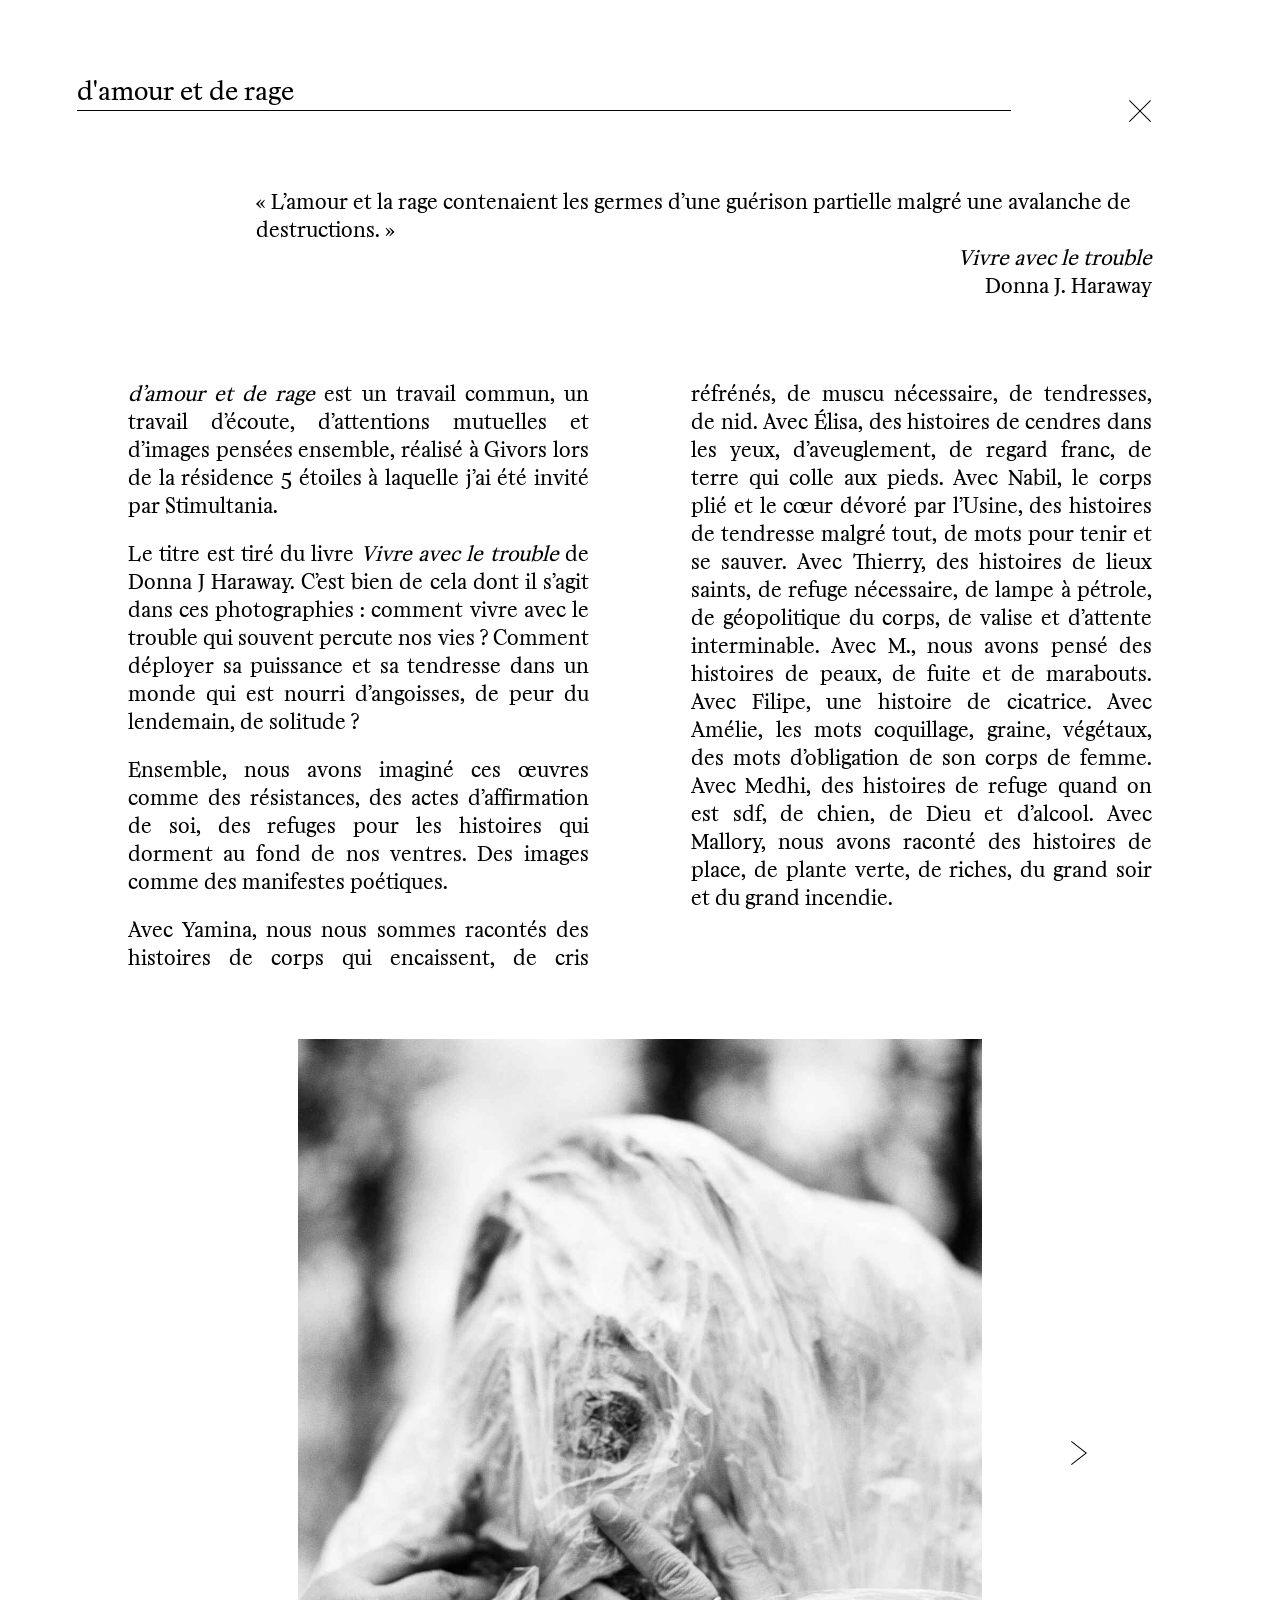
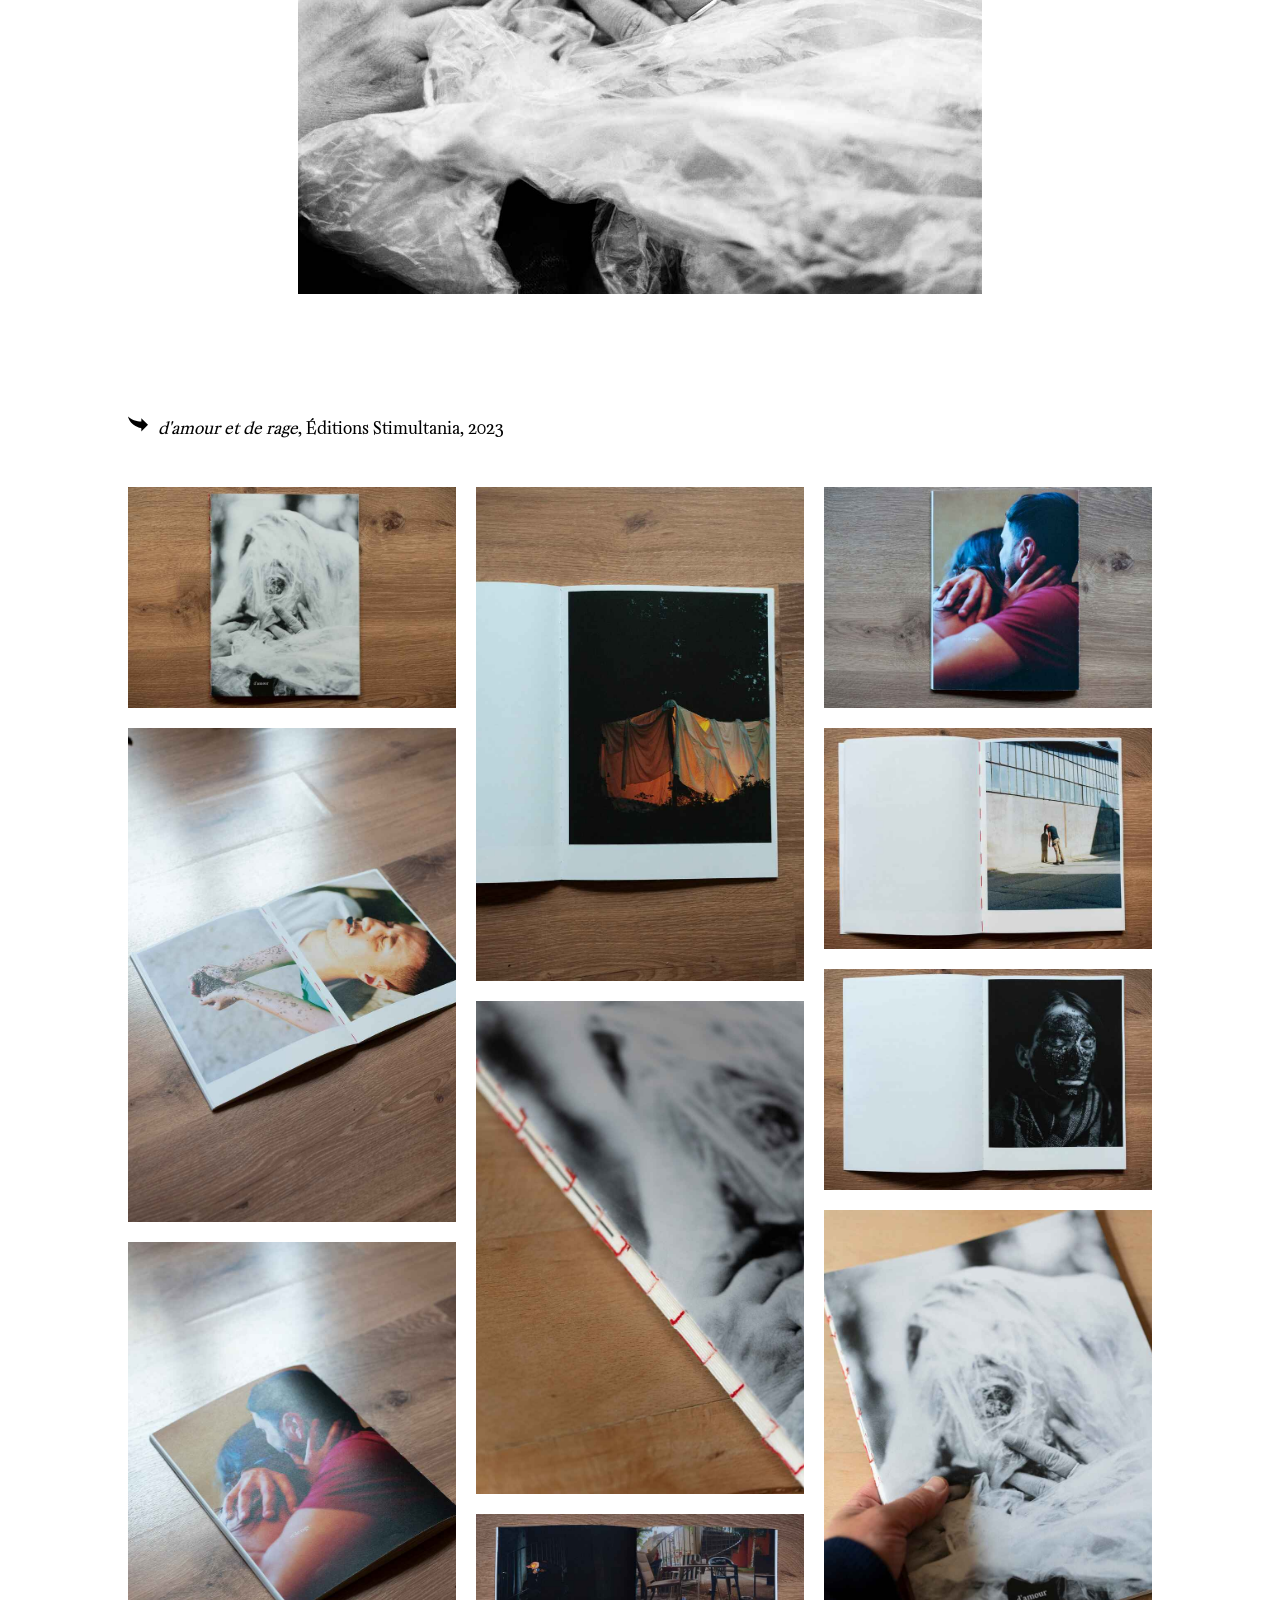
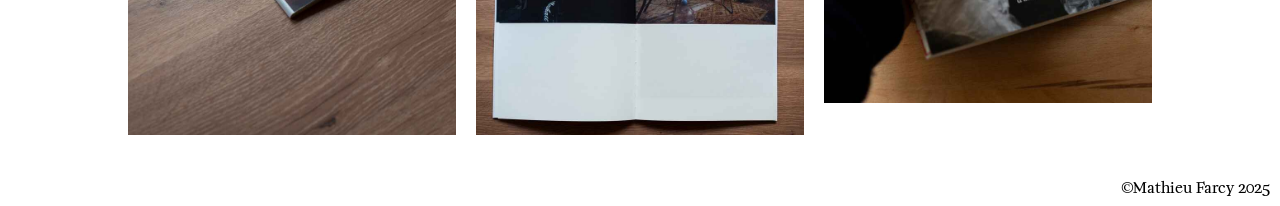
<file: amour-et-rage.html>
<!DOCTYPE HTML>
<html lang="fr">
	<head>
		<meta charset="utf-8">
		<meta name="viewport" content="width=device-width, initial-scale=1.0">
		<meta http-equiv="X-UA-Compatible" content="ie=edge">
		<meta name="description" content="d’amour et de rage est un travail commun, un travail d’écoute, d’attentions mutuelles et d’images pensées ensemble">
		<meta name="keywords" content="photographies, art en commun,  ecoute">
		<meta name="robots" content="index, follow">
		<title>D'amour et de rage | Mathieu Farcy</title>
		<link rel="stylesheet" href="css/projets.css">
		<link rel="stylesheet" href="css/amour-et-rage.css">
		<link rel="canonical" href="https://mathieufarcy.com/amour-et-rage">
		<link rel="alternate" href="https://mathieufarcy.com/amour-et-rage" hreflang="fr-fr">
		<link rel="alternate" href="https://mathieufarcy.com/amour-et-rage" hreflang="fr-ch">
		<link rel="alternate" href="https://mathieufarcy.com/amour-et-rage" hreflang="fr-be">
		<link rel="alternate" href="https://mathieufarcy.com/amour-et-rage" hreflang="x-default">
		<!-- Google Tag Manager -->
		<script>(function(w,d,s,l,i){w[l]=w[l]||[];w[l].push({'gtm.start':
		new Date().getTime(),event:'gtm.js'});var f=d.getElementsByTagName(s)[0],
		j=d.createElement(s),dl=l!='dataLayer'?'&l='+l:'';j.async=true;j.src=
		'https://www.googletagmanager.com/gtm.js?id='+i+dl;f.parentNode.insertBefore(j,f);
		})(window,document,'script','dataLayer','G-RHZJ1P8VJH');</script>
		<!-- End Google Tag Manager -->
		<script async src="https://www.googletagmanager.com/gtag/js?id=UA-111168900-1"></script>
		<script>
		  window.dataLayer = window.dataLayer || [];
		  function gtag(){dataLayer.push(arguments);}
		  gtag('js', new Date());
		  gtag('config', 'UA-111168900-1');
		</script>
	</head>
	
	<body>
		<div id="cadre">
			<nav>
				<svg id="retour" width="24" height="24" xmlns="http://www.w3.org/2000/svg" fill-rule="evenodd" clip-rule="evenodd"><path d="M12 11.293l10.293-10.293.707.707-10.293 10.293 10.293 10.293-.707.707-10.293-10.293-10.293 10.293-.707-.707 10.293-10.293-10.293-10.293.707-.707 10.293 10.293z"/></svg>
			</nav>
			
			<div id="main">
				<h1 id="titre">d'amour et de rage
					<div id="border-bottom"></div>
				</h1>

                <div id="exergue-container">
                    <div id="exergue">
                    &laquo;&nbsp;L’amour et la rage contenaient les germes d’une guérison partielle malgré une avalanche de destructions.&nbsp;&raquo;
                        <div id="exergue-ref"><cite>Vivre avec le trouble</cite><br>Donna J. Haraway</div>
                    </div>
                </div>
                

				<section class="texte">
					<p><cite>d’amour et de rage</cite> est un travail commun, un travail d’écoute, d’attentions mutuelles et d’images pensées ensemble, réalisé à Givors lors de la résidence 5 étoiles à laquelle j’ai été invité par Stimultania.</p>
                    <p>Le titre est tiré du livre <cite>Vivre avec le trouble</cite> de Donna J Haraway. C’est bien de cela dont il s’agit dans ces photographies&nbsp;: comment vivre avec le trouble qui souvent percute nos vies&nbsp;? Comment déployer sa puissance et sa tendresse dans un monde qui est nourri d’angoisses, de peur du lendemain, de solitude&nbsp;?</p>
                    <p>Ensemble, nous avons imaginé ces &oelig;uvres comme des résistances, des actes d’affirmation de soi, des refuges pour les histoires qui dorment au fond de nos ventres. Des images comme des manifestes poétiques.</p>
                    <p>Avec Yamina, nous nous sommes racontés des histoires de corps qui encaissent, de cris réfrénés, de muscu nécessaire, de tendresses, de nid. Avec Élisa, des histoires de cendres dans les yeux, d’aveuglement, de regard franc, de terre qui colle aux pieds. Avec Nabil, le corps plié et le c&oelig;ur dévoré par l’Usine, des histoires de tendresse malgré tout, de mots pour tenir et se sauver. Avec Thierry, des histoires de lieux saints, de refuge nécessaire, de lampe à pétrole, de géopolitique du corps, de valise et d’attente interminable. Avec M., nous avons pensé des histoires de peaux, de fuite et de marabouts. Avec Filipe, une histoire de cicatrice. Avec Amélie, les mots coquillage, graine, végétaux, des mots d’obligation de son corps de femme. Avec Medhi, des histoires de refuge quand on est sdf, de chien, de Dieu et d’alcool. Avec Mallory, nous avons raconté des histoires de place, de plante verte, de riches, du grand soir et du grand incendie.</p>
				</section>
				
				<section class="portfolio projet">
					<div class="slider projet">
						<div class="slide projet current"></div>
						<div class="slide projet"></div>
						<div class="slide projet"></div>
						<div class="slide projet"></div>
						<div class="slide projet"></div>
						<div class="slide projet"></div>
						<div class="slide projet"></div>
						<div class="slide projet"></div>
						<div class="slide projet"></div>
						<div class="slide projet"></div>
						<div class="slide projet"></div>
						<div class="slide projet"></div>
						<div class="slide projet"></div>
						<div class="slide projet"></div>
						<div class="slide projet"></div>
						<div class="slide projet"></div>
						<div class="slide projet"></div>
						<div class="slide projet"></div>
						<svg id="prev-projet" class="no-arrow" width="24" height="24" xmlns="http://www.w3.org/2000/svg" fill-rule="evenodd" clip-rule="evenodd"><path d="M20 .755l-14.374 11.245 14.374 11.219-.619.781-15.381-12 15.391-12 .609.755z"/></svg>
						<svg id="next-projet" width="24" height="24" xmlns="http://www.w3.org/2000/svg" fill-rule="evenodd" clip-rule="evenodd"><path d="M4 .755l14.374 11.245-14.374 11.219.619.781 15.381-12-15.391-12-.609.755z"/></svg>
					</div>
				</section>
				<div id="livre">
					<p><a href="https://www.stimultania.org/produit/damour-et-de-rage-mathieu-farcy/" target="_blank"><svg id="arrow-livre" xmlns="http://www.w3.org/2000/svg" width="20" height="20" viewBox="0 0 24 24"><path d="M16 9v-4l8 8-8 8v-4s-13.277-2.144-16-14c5.796 6.206 16 6 16 6z"/></svg><cite>d'amour et de rage</cite>, <span>Éditions&nbsp;Stimultania</span>,&nbsp;2023</a></p>
				</div>
				<div class="container">
					<div class="photo-gallery">
						<div class="column">
							<div class="photo">
								<img src="images/amour-et-rage/livre(1).jpg" alt="">
							</div>
							<div class="photo">
								<img src="images/amour-et-rage/livre(8).jpg" alt="">
							</div>
							<div class="photo">
								<img src="images/amour-et-rage/livre(7).jpg" alt="">
							</div>
						</div>

						<div class="column">
							<div class="photo">
								<img src="images/amour-et-rage/livre(9).jpg" alt="">
							</div>
							<div class="photo">
								<img src="images/amour-et-rage/livre(11).jpg" alt="">
							</div>
							<div class="photo">
								<img src="images/amour-et-rage/livre(4).jpg" alt="">
							</div>
						</div>

						<div class="column">
							<div class="photo">
								<img src="images/amour-et-rage/livre(6).jpg" alt="">
							</div>
							<div class="photo">
								<img src="images/amour-et-rage/livre(3).jpg" alt="">
							</div>
							<div class="photo">
								<img src="images/amour-et-rage/livre(2).jpg" alt="">
							</div>
							<div class="photo">
								<img src="images/amour-et-rage/livre(10).jpg" alt="">
							</div>
						</div>
					</div>
				</div>
			</div>

			<footer>
				&copy;Mathieu Farcy 2025
			</footer>
		</div>

		<script src="js/transition-amour.js"></script>
		<script src="js/portfolio-projet.js"></script>
		<!-- Google Tag Manager (noscript) -->
		<noscript><iframe src="https://www.googletagmanager.com/ns.html?id=G-RHZJ1P8VJH"
		height="0" width="0" style="display:none;visibility:hidden"></iframe></noscript>
		<!-- End Google Tag Manager (noscript) -->
	</body>
</html>
</file>
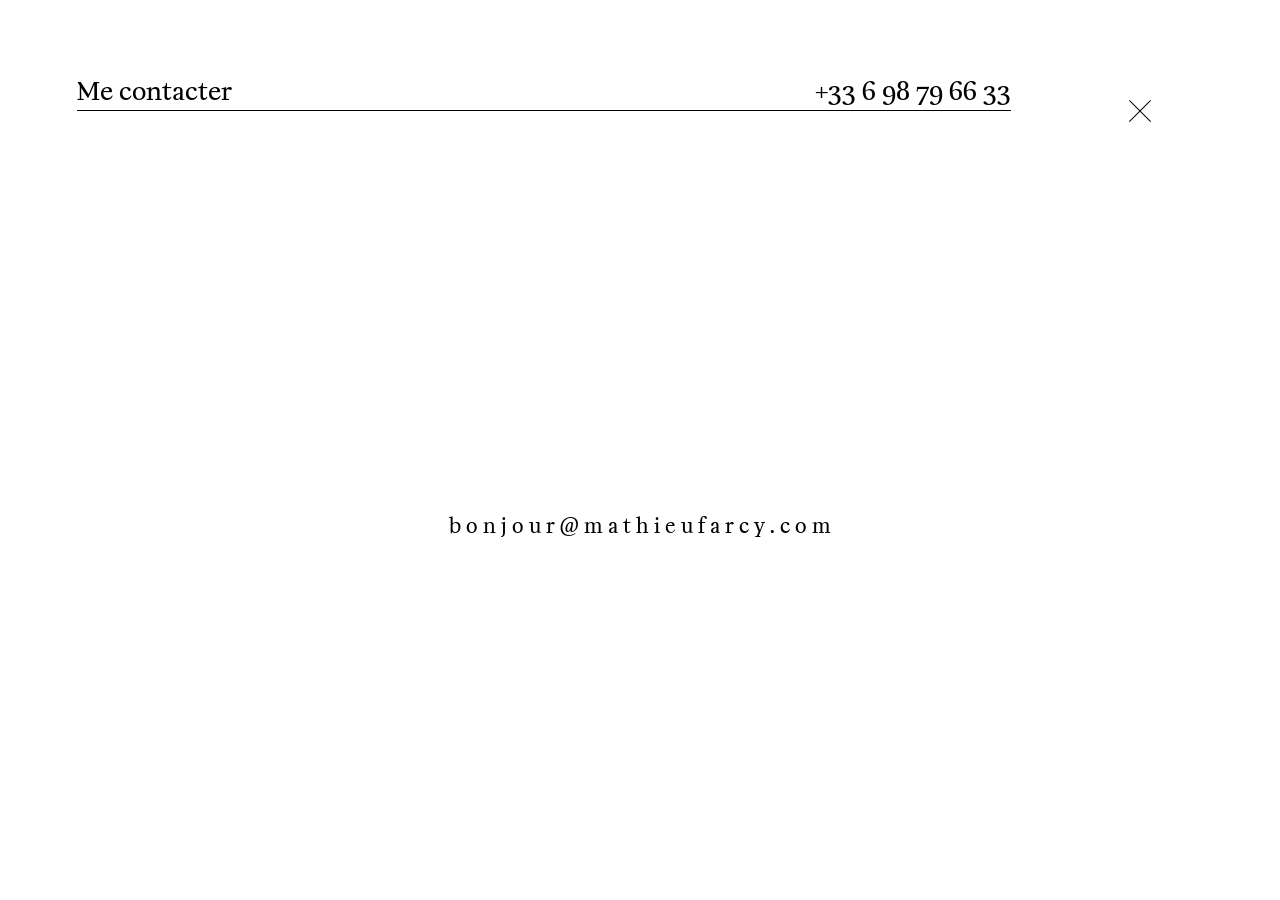
<file: contact.html>
<!DOCTYPE HTML>
<html lang="fr">
	<head>
		<meta charset="utf-8">
		<meta name="viewport" content="width=device-width, initial-scale=1.0">
		<meta http-equiv="X-UA-Compatible" content="ie=edge">
		<meta name="description" content="Page contact du photographe Mathieu Farcy">
		<meta name="keywords" content="contact">
		<meta name="robots" content="index, nofollow">
		<title>Contact | Mathieu Farcy</title>
		<link rel="stylesheet" href="css/projets.css">
		<link rel="stylesheet" href="css/contact.css">
		<link rel="canonical" href="https://mathieufarcy.com/contact">
		<link rel="alternate" href="https://mathieufarcy.com/contact" hreflang="fr-fr">
		<link rel="alternate" href="https://mathieufarcy.com/contact" hreflang="fr-ch">
		<link rel="alternate" href="https://mathieufarcy.com/contact" hreflang="fr-be">
		<link rel="alternate" href="https://mathieufarcy.com/contact" hreflang="x-default">
		<!-- Google Tag Manager -->
		<script>(function(w,d,s,l,i){w[l]=w[l]||[];w[l].push({'gtm.start':
		new Date().getTime(),event:'gtm.js'});var f=d.getElementsByTagName(s)[0],
		j=d.createElement(s),dl=l!='dataLayer'?'&l='+l:'';j.async=true;j.src=
		'https://www.googletagmanager.com/gtm.js?id='+i+dl;f.parentNode.insertBefore(j,f);
		})(window,document,'script','dataLayer','G-RHZJ1P8VJH');</script>
		<!-- End Google Tag Manager -->
		<script async src="https://www.googletagmanager.com/gtag/js?id=UA-111168900-1"></script>
		<script>
		  window.dataLayer = window.dataLayer || [];
		  function gtag(){dataLayer.push(arguments);}
		  gtag('js', new Date());
		  gtag('config', 'UA-111168900-1');
		</script>
	</head>
	
	<body>
		<div id="cadre">
			<nav>
				<svg id="retour" width="24" height="24" xmlns="http://www.w3.org/2000/svg" fill-rule="evenodd" clip-rule="evenodd"><path d="M12 11.293l10.293-10.293.707.707-10.293 10.293 10.293 10.293-.707.707-10.293-10.293-10.293 10.293-.707-.707 10.293-10.293-10.293-10.293.707-.707 10.293 10.293z"/></svg>
			</nav>
			<div id="main">
				<h1 id="titre">Me contacter<span id="tel">+33 6 98 79 66 33</span>
					<div id="border-bottom"></div>
				</h1>

				<section class="texte" id="formulaire">
					<div class="formulaire-container">
						<span id="adresse">
							<span class="lettre">b</span>
							<span class="lettre">o</span>
							<span class="lettre">n</span>
							<span class="lettre">j</span>
							<span class="lettre">o</span>
							<span class="lettre">u</span>
							<span class="lettre">r</span>
							<span class="lettre">@</span>
							<span class="lettre">m</span>
							<span class="lettre">a</span>
							<span class="lettre">t</span>
							<span class="lettre">h</span>
							<span class="lettre">i</span>
							<span class="lettre">e</span>
							<span class="lettre">u</span>
							<span class="lettre">f</span>
							<span class="lettre">a</span>
							<span class="lettre">r</span>
							<span class="lettre">c</span>
							<span class="lettre">y</span>
							<span class="lettre">.</span>
							<span class="lettre">c</span>
							<span class="lettre">o</span>
							<span class="lettre">m</span>
						</span>
						<span id="message">Adresse&nbsp;copiée</span>
					</div>
				</section>

			</div>

			
		</div>

		<script src="https://cdn.jsdelivr.net/npm/gsap@3.12.5/dist/gsap.min.js"></script>
		<script src="js/transition-contact.js"></script>
		<!-- Google Tag Manager (noscript) -->
		<noscript><iframe src="https://www.googletagmanager.com/ns.html?id=G-RHZJ1P8VJH"
		height="0" width="0" style="display:none;visibility:hidden"></iframe></noscript>
		<!-- End Google Tag Manager (noscript) -->

	</body>
</html>
</file>
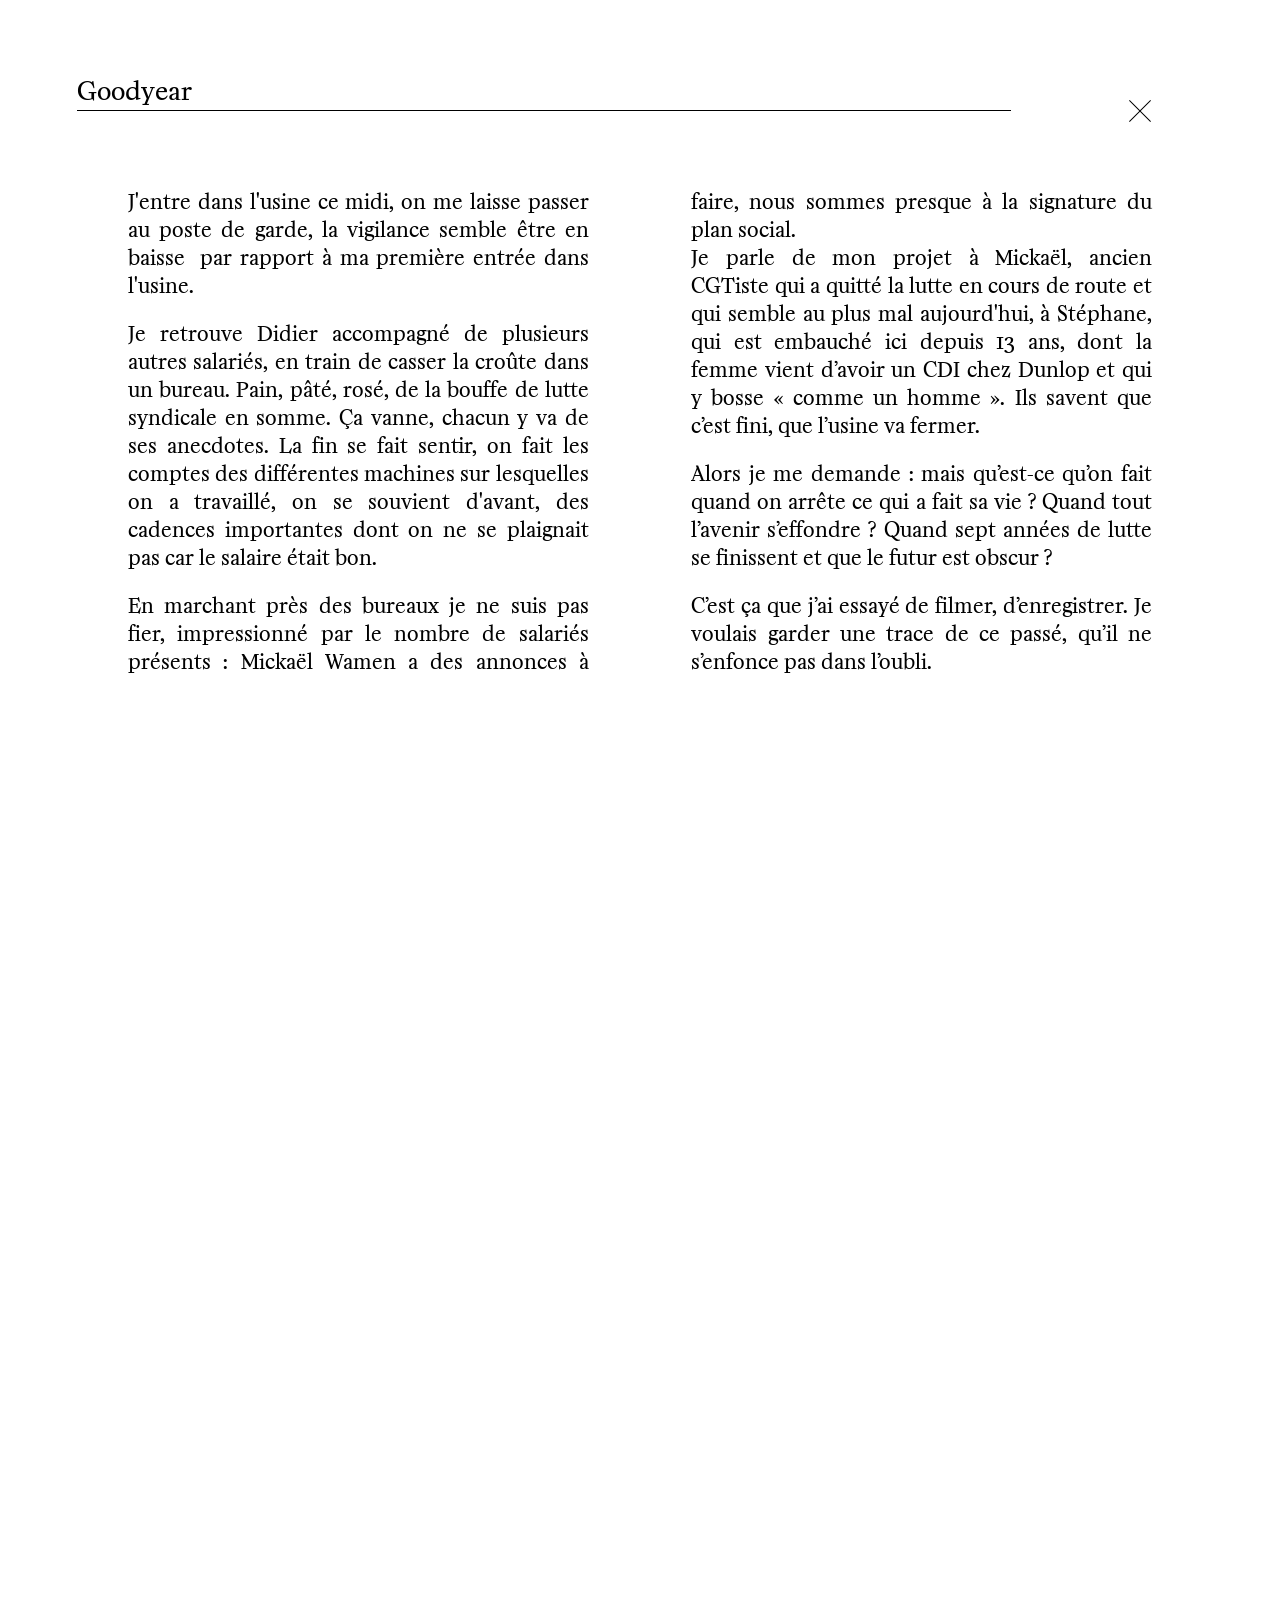
<file: goodyear.html>
<!DOCTYPE HTML>
<html lang="fr">
	<head>
		<meta charset="utf-8">
		<meta name="viewport" content="width=device-width, initial-scale=1.0">
		<meta http-equiv="X-UA-Compatible" content="ie=edge">
		<meta name="description" content="Quatre vidéos racontent la vie des hommes ayant travaillé à l’usine Goodyear d’Amiens, quelques jours après la fermeture de l’entreprise.">
		<meta name="keywords" content="Goodyear, usine, plan social, vidéo">
		<meta name="robots" content="index, follow">
		<title>Goodyear | Mathieu Farcy</title>
		<link rel="stylesheet" href="css/projets.css">
		<link rel="stylesheet" href="css/goodyear.css">
		<link rel="canonical" href="https://mathieufarcy.com/goodyear">
		<link rel="alternate" href="https://mathieufarcy.com/goodyear" hreflang="fr-fr">
		<link rel="alternate" href="https://mathieufarcy.com/goodyear" hreflang="fr-ch">
		<link rel="alternate" href="https://mathieufarcy.com/goodyear" hreflang="fr-be">
		<link rel="alternate" href="https://mathieufarcy.com/goodyear" hreflang="x-default">
		<!-- Google Tag Manager -->
		<script>(function(w,d,s,l,i){w[l]=w[l]||[];w[l].push({'gtm.start':
		new Date().getTime(),event:'gtm.js'});var f=d.getElementsByTagName(s)[0],
		j=d.createElement(s),dl=l!='dataLayer'?'&l='+l:'';j.async=true;j.src=
		'https://www.googletagmanager.com/gtm.js?id='+i+dl;f.parentNode.insertBefore(j,f);
		})(window,document,'script','dataLayer','G-RHZJ1P8VJH');</script>
		<!-- End Google Tag Manager -->
		<script async src="https://www.googletagmanager.com/gtag/js?id=UA-111168900-1"></script>
		<script>
		  window.dataLayer = window.dataLayer || [];
		  function gtag(){dataLayer.push(arguments);}
		  gtag('js', new Date());
		  gtag('config', 'UA-111168900-1');
		</script>
	</head>
	
	<body>
		<div id="cadre">
			<nav>
				<svg id="retour" width="24" height="24" xmlns="http://www.w3.org/2000/svg" fill-rule="evenodd" clip-rule="evenodd"><path d="M12 11.293l10.293-10.293.707.707-10.293 10.293 10.293 10.293-.707.707-10.293-10.293-10.293 10.293-.707-.707 10.293-10.293-10.293-10.293.707-.707 10.293 10.293z"/></svg>
			</nav>
			
			<div id="main">
				<h1 id="titre">Goodyear
					<div id="border-bottom"></div>
				</h1>

				<section class="texte">
					<p>J'entre dans l'<strong>usine</strong> ce midi, on me laisse passer au poste de garde, la vigilance semble être en baisse 
					par rapport à ma première entrée dans l'usine.</p>
					<p>Je retrouve Didier accompagné de plusieurs autres <em>salariés</em>, en train de casser la croûte dans un bureau. Pain, pâté, rosé, de la bouffe de <em>lutte syndicale</em> en somme. &Ccedil;a vanne, chacun y va de ses anecdotes. La fin se fait sentir, on fait les comptes des différentes machines sur lesquelles on a travaillé, on se souvient d'avant, des cadences importantes dont on ne se plaignait pas car le salaire était bon.</p>
					En marchant près des bureaux je ne suis pas fier, impressionné par le nombre de salariés présents&nbsp;: Mickaël Wamen a des annonces à faire, nous sommes presque à la signature du <strong>plan social</strong>.
					<p>Je parle de mon projet à Mickaël, ancien CGTiste qui a quitté la lutte en cours de route et qui semble au plus mal aujourd'hui, à Stéphane, qui est embauché ici depuis 13 ans, dont la femme vient d’avoir un CDI chez Dunlop et qui y bosse &laquo;&nbsp;comme un homme&nbsp;&raquo;. Ils savent que c’est fini, que l’usine va fermer.</p>
					<p>Alors je me demande&nbsp;: mais qu’est-ce qu’on fait quand on arrête ce qui a fait sa vie&nbsp;? Quand tout l’avenir s’effondre&nbsp;? Quand sept années de lutte se finissent et que le futur est obscur&nbsp;?</p>
					<p>C’est ça que j’ai essayé de filmer, d’enregistrer. Je voulais garder une trace de ce passé, qu’il ne s’enfonce pas dans l’oubli.</p>
				</section>

				<section class="video-embed">
					<div style="padding:56.25% 0 0 0;position:relative;"><iframe style="position:absolute;top:0;left:0;width:100%;height:100%;" allow="fullscreen" allowfullscreen></iframe></div>
				</section>
				<section class="video-embed">
					<div style="padding:56.25% 0 0 0;position:relative;"><iframe style="position:absolute;top:0;left:0;width:100%;height:100%;" allow="fullscreen" allowfullscreen></iframe></div>
				</section>
				<section class="video-embed">
					<div style="padding:56.25% 0 0 0;position:relative;"><iframe style="position:absolute;top:0;left:0;width:100%;height:100%;" allow="fullscreen" allowfullscreen></iframe></div>
				</section>
				<section class="video-embed">
					<div style="padding:56.25% 0 0 0;position:relative;"><iframe style="position:absolute;top:0;left:0;width:100%;height:100%;" allow="fullscreen" allowfullscreen></iframe></div>
				</section>

			</div>

			<?php include("footer.php"); ?>
		</div>

		<script src="js/transition-goodyear.js"></script>
		<!-- Google Tag Manager (noscript) -->
		<noscript><iframe src="https://www.googletagmanager.com/ns.html?id=G-RHZJ1P8VJH"
		height="0" width="0" style="display:none;visibility:hidden"></iframe></noscript>
		<!-- End Google Tag Manager (noscript) -->

	</body>
</html>
</file>
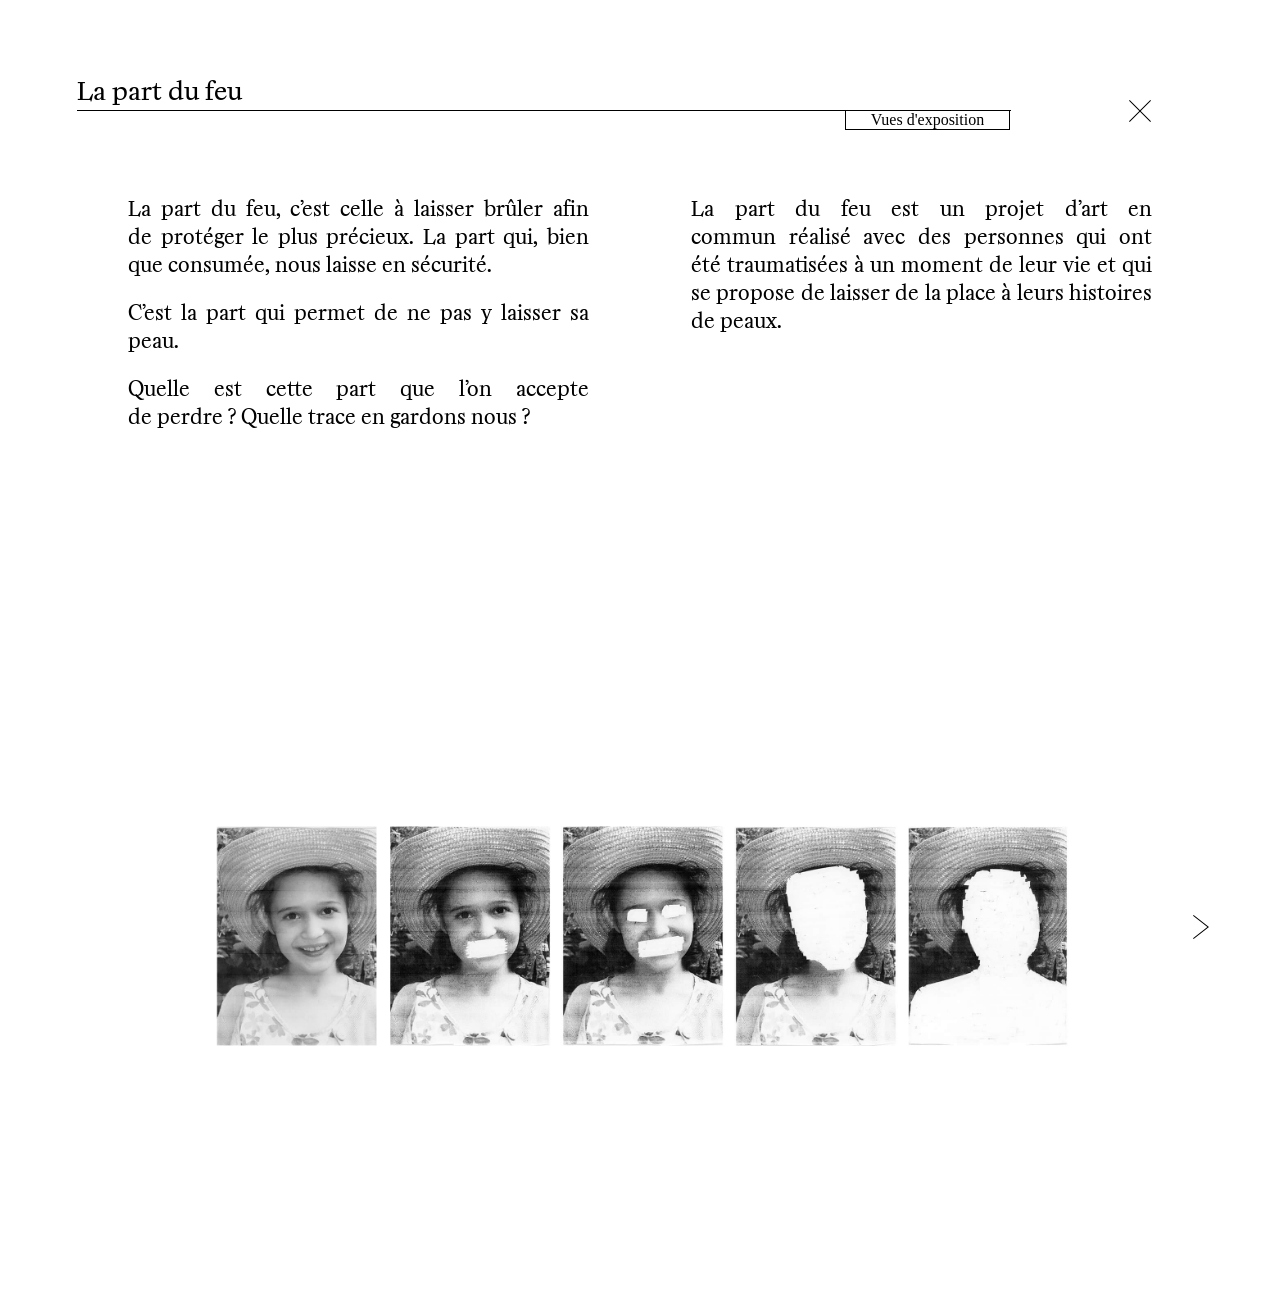
<file: la-part-du-feu.html>
<!DOCTYPE HTML>
<html lang="fr">
	<head>
		<meta charset="utf-8">
		<meta name="viewport" content="width=device-width, initial-scale=1.0">
		<meta http-equiv="X-UA-Compatible" content="ie=edge">
		<meta name="description" content="La part du feu est un projet d’art en commun réalisé avec des personnes traumatisées et qui se propose de laisser de la place à leurs histoires de peaux.">
		<meta name="keywords" content="photographies, art-en-commun, personnes-traumatisées, reconstruction">
		<meta name="robots" content="index, follow">
		<title>La part du feu | Mathieu Farcy</title>
		<link rel="stylesheet" href="css/projets.css">
		<link rel="stylesheet" href="css/part-du-feu.css">
		<link rel="canonical" href="https://mathieufarcy.com/la-part-du-feu">
		<link rel="alternate" href="https://mathieufarcy.com/la-part-du-feu" hreflang="fr-fr">
		<link rel="alternate" href="https://mathieufarcy.com/la-part-du-feu" hreflang="fr-ch">
		<link rel="alternate" href="https://mathieufarcy.com/la-part-du-feu" hreflang="fr-be">
		<link rel="alternate" href="https://mathieufarcy.com/la-part-du-feu" hreflang="x-default">
		<!-- Google Tag Manager -->
		<script>(function(w,d,s,l,i){w[l]=w[l]||[];w[l].push({'gtm.start':
		new Date().getTime(),event:'gtm.js'});var f=d.getElementsByTagName(s)[0],
		j=d.createElement(s),dl=l!='dataLayer'?'&l='+l:'';j.async=true;j.src=
		'https://www.googletagmanager.com/gtm.js?id='+i+dl;f.parentNode.insertBefore(j,f);
		})(window,document,'script','dataLayer','G-RHZJ1P8VJH');</script>
		<!-- End Google Tag Manager -->
		<script async src="https://www.googletagmanager.com/gtag/js?id=UA-111168900-1"></script>
		<script>
		  window.dataLayer = window.dataLayer || [];
		  function gtag(){dataLayer.push(arguments);}
		  gtag('js', new Date());
		  gtag('config', 'UA-111168900-1');
		</script>
	</head>
	
	<body>
		<div id="cadre">
			<nav>
				<svg id="retour" width="24" height="24" xmlns="http://www.w3.org/2000/svg" fill-rule="evenodd" clip-rule="evenodd"><path d="M12 11.293l10.293-10.293.707.707-10.293 10.293 10.293 10.293-.707.707-10.293-10.293-10.293 10.293-.707-.707 10.293-10.293-10.293-10.293.707-.707 10.293 10.293z"/></svg>
			</nav>
			
			<div id="main">
				<h1 id="titre">La part du feu
					<div id="border-bottom"></div>
				</h1>

				<section id="expo">
					<div id="onglet">Vues d'exposition</div>
						<div class="portfolio expo">
							<div class="slider expo display-none">
								<div class="slide expo current"></div>
								<div class="slide expo"></div>
							 	<div class="slide expo"></div>
								<div class="slide expo"></div>
								<div class="slide expo"></div>
								<div class="slide expo"></div>
							</div>
						</div>
				</section>

				<section class="texte">
					<p>La part du <strong>feu</strong>, c’est celle à laisser <em>brûler</em> afin de protéger le plus précieux. La part qui, bien que consumée, nous laisse en sécurité.</p>
					<p>C’est la part qui permet de ne pas y laisser sa peau.</p>
					<p>Quelle est cette part que l’on accepte de perdre&nbsp;? Quelle trace en gardons nous&nbsp;?</p>
					<p>La part du feu est un projet d’<strong>art en commun</strong> réalisé avec des personnes qui ont été <em>traumatisées</em> à un moment de leur vie et qui se propose de laisser de la place à leurs histoires de peaux.</p><br/><br/>
				</section>
				
				<section class="portfolio projet">
					<div class="slider projet">
						<!--zone hover pour apparition des textes-->
						<div id="slide-hover">
							<div class="slide projet current">
								<div class="textes-slide current">
									<div class="texte-slide">
										<span class="grey">avec Romane</span><br/>
										Un jour, enfant,<br/>
										j’ai disparu
									</div>
									<div class="cartel">
										<span class="italic">Tirages jet d’encre, tippex</span>
									</div>
								</div>
							</div>
							<div class="slide projet">
								<div class="textes-slide">
									<div class="texte-slide">
										<cite>PROIE</cite><br/><span class="grey"> avec Déborah</span>
									</div>
									<div class="cartel">
										<span class="italic">Acier, latex, laiton, texte soudé</span>
									</div>
								</div>
							</div>
							<div class="slide projet">
								<div class="textes-slide">
									<div class="texte-slide">
										<cite>PROIE</cite><br/><span class="grey"> avec Déborah</span>
									</div>
									<div class="cartel">
										<span class="italic">Acier, latex, laiton, texte soudé</span>
									</div>
								</div>
							</div>
							<div class="slide projet">
								<div class="textes-slide">
									<div class="texte-slide">
										<span class="grey">avec Eric</span><br/>
										Ma peau, parfois, est trop petite,<br/>
										j’étouffe
									</div>
								</div>
							</div>
							<div class="slide projet">
								<div class="textes-slide">
									<div class="texte-slide">
										<span class="grey">avec Eric</span><br/>
										Quand je vois ces photos, je tremble encore. Je te les donne, fais-en ce que tu veux, recouvre-les des mots que je te donne.
									</div>
									<div class="cartel">
										<span class="italic">8 photos d’archives obstruées par un texte en défonce sur canson noir</span>
									</div>
								</div>
							</div>
							<div class="slide projet">
								<div class="textes-slide">
									<div class="texte-slide">
										<span class="grey">avec Eric</span><br/>
										Quand je vois ces photos, je tremble encore. Je te les donne, fais-en ce que tu veux, recouvre-les des mots que je te donne.
									</div>
									<div class="cartel">
										<span class="italic">8 photos d’archives obstruées par un texte en défonce sur canson noir</span>
									</div>
								</div>
							</div>
							<div class="slide projet">
								<div class="textes-slide">
									<div class="texte-slide">
										<span class="grey">avec Eric</span><br/>
										J’ai mal partout, tout le temps. Personne me croit, ils disent que je suis fou. Tu crois que je suis fou&nbsp;? Je vais te montrer où j’ai mal.
									</div>
								</div>
							</div>
							<div class="slide projet">
								<div class="textes-slide">
									<div class="texte-slide">
										<span class="grey">avec Déborah</span><br/>
										L’hôpital m’a interdit de me tatouer. Il m’a tout pris, il a tout su. Me tatouer, c’est récupérer ma peau.
									</div>
								</div>
							</div>
							<div class="slide projet">
								<div class="textes-slide">
									<div class="texte-slide">
										<span class="grey">avec Déborah</span><br/>
										Déborah<br/>
										Sculpter mes poumons, c’est tenter de montrer ce que je ressens<br/><br/>
										Pierre Olivier, potier<br/>
										Essaie de sculpter tes poumons en cinq gestes, pas plus
									</div>
								</div>
							</div>
							<div class="slide projet">
								<div class="textes-slide">
									<div class="texte-slide">
										<span class="grey">avec Marie-Saïdah</span><br/>
										Recherches des textures pour un cocon en porcelaine papier
									</div>
								</div>
							</div>
							<div class="slide projet">
								<div class="textes-slide">
									<div class="texte-slide">
										<span class="grey">avec Marie-Saïdah</span><br/>
										Dessins de Marie-Saïdah
									</div>
								</div>
							</div>
							<div class="slide projet">
								<div class="textes-slide">
									<div class="texte-slide">
										<span class="grey">avec Marie-Saïdah</span><br/>
										Cocons en porcelaine et latex et carnets
									</div>
								</div>
							</div>
							<div class="slide projet">
								<div class="textes-slide">
									<div class="texte-slide">
										<span class="grey">avec Marie-Saïdah</span><br/>
										Cocons en porcelaine et latex et carnets
									</div>
								</div>
							</div>
							<div class="slide projet">
								<div class="textes-slide">
									<div class="texte-slide">
										<span class="grey">avec Marie-Saïdah</span><br/>
										Livre brodé d’un poème de Rilke
									</div>
								</div>
							</div>
							<div class="slide projet">
								<div class="textes-slide">
									<div class="texte-slide">
										<span class="grey">avec Marie-Saïdah</span><br/>
										Livre brodé d’un poème de Rilke
									</div>
								</div>
							</div>
							<div class="slide projet media">
								<div class="textes-slide">
									<div class="texte-slide">
										<span class="grey">avec Marie Pierre</span><br/>
										Le plus dur, avec mes gosses placés, c’est de plus laver leur peau.
									</div>
								</div>
								<video class="media-controller" controls preload="none" poster="images/part-du-feu/Lapartdufeu_0016.jpg">
									<source src="videos/Lapartdufeu.mp4" type="video/mp4">
									<source src="videos/Lapartdufeu.webm" type="video/webm">
									<source src="videos/Lapartdufeu.ogv" type="video/ogg">
									Your browser does not support the video tag.
								</video>
							</div>
							<div class="slide projet">
								<div class="textes-slide">
									<div class="texte-slide">
										<span class="grey">avec A.</span><br/>
										Tu savais qu’on s’ouvrait sept fois la peau quand on saignait&nbsp;? Non<br/>
										Tu savais qu’il y avait sept ciels pour aller au paradis&nbsp;? Non<br/>
										Hé bien tu vois, la prison c’est ma huitième peau. 
									</div>
								</div>
							</div>
							<div class="slide projet">
								<div class="textes-slide">
									<div class="texte-slide">
										<span class="grey">avec A.</span><br/>
										Tu savais qu’on s’ouvrait sept fois la peau quand on saignait&nbsp;? Non<br/>
										Tu savais qu’il y avait sept ciels pour aller au paradis&nbsp;? Non<br/>
										Hé bien tu vois, la prison c’est ma huitième peau. 
									</div>
								</div>
							</div>
							<div class="slide projet">
								<div class="textes-slide">
									<div class="texte-slide">
										<span class="grey">avec A.</span><br/>
										Tu savais qu’on s’ouvrait sept fois la peau quand on saignait&nbsp;? Non<br/>
										Tu savais qu’il y avait sept ciels pour aller au paradis&nbsp;? Non<br/>
										Hé bien tu vois, la prison c’est ma huitième peau. 
									</div>
								</div>
							</div>
							<div class="slide projet">
								<div class="textes-slide">
									<div class="texte-slide">
										<span class="grey">avec Alain</span><br/>
										Enterré vivant.
									</div>
									<div class="cartel">
										<span class="italic">Réplique d’une cellule en carton, canson, peinture, bricolages divers, réalisée par Alain en maison d’arrêt</span>
									</div>
								</div>
							</div>
							<div class="slide projet">
								<div class="textes-slide">
									<div class="texte-slide">
										<span class="grey">avec Alain</span><br/>
										Enterré vivant.
									</div>
									<div class="cartel">
										<span class="italic">Réplique d’une cellule en carton, canson, peinture, bricolages divers, réalisée par Alain en maison d’arrêt</span>
									</div>
								</div>
							</div>
							<div class="slide projet">
								<div class="textes-slide">
									<div class="texte-slide">
										<span class="grey">avec Déborah</span><br/>
										Il faut montrer le trouble que je vis chaque jour, depuis que je suis petite.
									</div>
								</div>
							</div>
							<div class="slide projet">
								<div class="textes-slide">
									<div class="texte-slide">
										<span class="grey">avec Déborah</span><br/>
										Il faut montrer le trouble que je vis chaque jour, depuis que je suis petite.
									</div>
								</div>
							</div>
							<div class="slide projet">
								<div class="textes-slide">
									<div class="texte-slide">
										<span class="grey">avec Déborah</span><br/>
										De tous mes séjours à l’hôpital, il n’y a qu’une seule chose que j’ai gardée secrète.
									</div>
									<div class="cartel">
										<span class="italic">Installation en tissu brodé sur tringle acier  / maison en plexiglass à l’intérieur / rétroéclairé</span>
									</div>
								</div> 
							</div>
							<div class="slide projet">
								<div class="textes-slide">
									<div class="texte-slide">
										<span class="grey">avec Déborah</span><br/>
										De tous mes séjours à l’hôpital, il n’y a qu’une seule chose que j’ai gardée secrète.
									</div>
									<div class="cartel">
										<span class="italic">Installation en tissu brodé sur tringle acier  / maison en plexiglass à l’intérieur / rétroéclairé</span>
									</div>
								</div> 
							</div>
							<div class="slide projet">
								<div class="textes-slide">
									<div class="texte-slide">
										<span class="grey">avec Abdelrahim</span><br/>
										La peau&nbsp;? En maison d’arrêt&nbsp;? Rien d’autre qu’un numéro d’écrou.
									</div>
								</div>
							</div>
							<div class="slide projet">
								<div class="textes-slide">
									<div class="texte-slide">
										<span class="grey">pour des exilé.e.s à Calais</span><br/>
										Sauver sa peau. À Calais, les personnes exilées brûlent des couvertures de survie pour se réchauffer.
									</div>
								</div>
							</div>
							<div class="slide projet">
								<div class="textes-slide">
									<div class="texte-slide">
										<span class="grey">avec Bangaly</span><br/>
										Lorsque je suis arrivé à la plage au Maroc<br/>
										le bateau était noir<br/>
										j’étais habillé en noir<br/>
										je suis noir.<br/>
										Le bateau, c’était comme ma peau
									</div>
								</div>
							</div>
							<div class="slide projet">
								<div class="textes-slide">
									<div class="texte-slide">
										<span class="grey">avec Alain</span><br/>
										la vie après la mort<br/><br/>
										Ici je me sens bien, comme dans un utérus. Il me donne un dessin d’un œuf dans une cellule. 
										Est-ce que, toi qui est dehors, tu pourrais faire ça pour moi&nbsp;?
									</div>
									<div class="cartel">
										<span class="italic">Une cage en acier / un œuf en latex</span>
									</div>
								</div>
							</div>
							<div class="slide projet">
								<div class="textes-slide">
									<div class="texte-slide">
										<span class="grey">avec Alain</span><br/>
										Ici je me sens bien, comme dans un utérus. Il me donne un dessin d’un œuf dans une cellule. <br/>
										Est-ce que, toi qui est dehors, tu pourrais faire ça pour moi&nbsp;?
									</div>
									<div class="cartel">
										<span class="italic">Une cage en acier / un œuf en latex</span>
									</div>
								</div>
							</div>
						</div>
						<svg id="prev-projet" class="no-arrow" width="24" height="24" xmlns="http://www.w3.org/2000/svg" fill-rule="evenodd" clip-rule="evenodd"><path d="M20 .755l-14.374 11.245 14.374 11.219-.619.781-15.381-12 15.391-12 .609.755z"/></svg>
						<svg id="next-projet" width="24" height="24" xmlns="http://www.w3.org/2000/svg" fill-rule="evenodd" clip-rule="evenodd"><path d="M4 .755l14.374 11.245-14.374 11.219.619.781 15.381-12-15.391-12-.609.755z"/></svg>
					</div>
				</section>
			</div>

			<?php include("footer.php"); ?>
		</div>

		<script src="js/transition-projets.js"></script>
		<script src="js/portfolio-projet.js"></script>
		<script src="js/portfolio-expo.js"></script>
		<!-- Google Tag Manager (noscript) -->
		<noscript><iframe src="https://www.googletagmanager.com/ns.html?id=G-RHZJ1P8VJH"
		height="0" width="0" style="display:none;visibility:hidden"></iframe></noscript>
		<!-- End Google Tag Manager (noscript) -->

	</body>
</html>
</file>
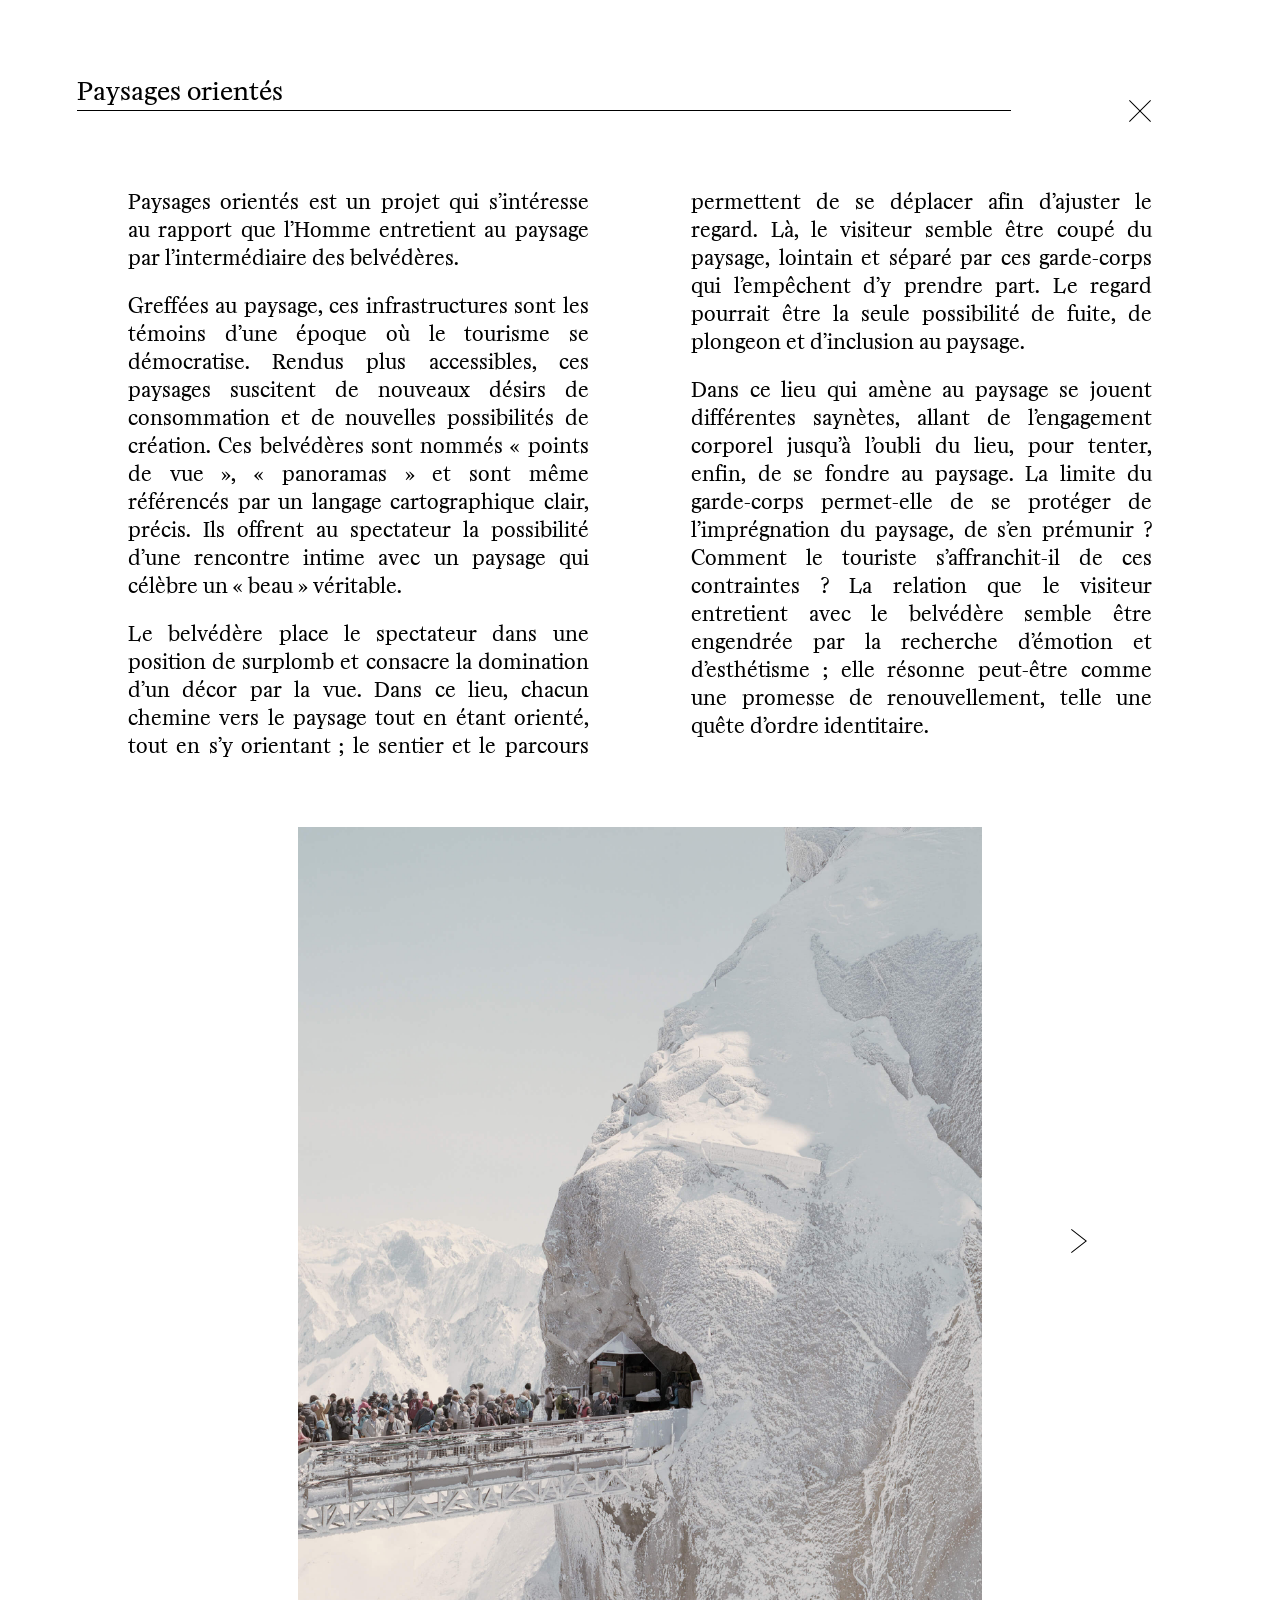
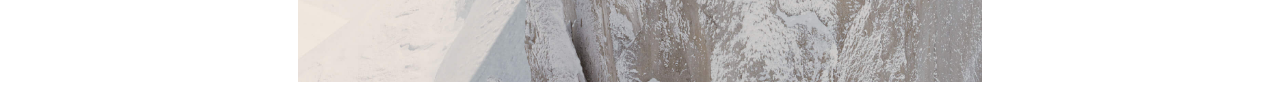
<file: paysages-orientes.html>
<!DOCTYPE HTML>
<html lang="fr">
	<head>
		<meta charset="utf-8">
		<meta name="viewport" content="width=device-width, initial-scale=1.0">
		<meta http-equiv="X-UA-Compatible" content="ie=edge">
		<meta name="description" content="Paysages orientés est un projet artistique qui s’intéresse au rapport que l’homme entretient au paysage par l’intermédiaire des belvédères.">
		<meta name="keywords" content="belvédères, paysage, photographie">
		<meta name="robots" content="index, follow">
		<title>Paysages orientés | Mathieu Farcy</title>
		<link rel="stylesheet" href="css/projets.css">
		<link rel="stylesheet" href="css/paysages-orientes.css">
		<link rel="canonical" href="https://mathieufarcy.com/paysage-orientes">
		<link rel="alternate" href="https://mathieufarcy.com/paysage-orientes" hreflang="fr-fr">
		<link rel="alternate" href="https://mathieufarcy.com/paysage-orientes" hreflang="fr-ch">
		<link rel="alternate" href="https://mathieufarcy.com/paysage-orientes" hreflang="fr-be">
		<link rel="alternate" href="https://mathieufarcy.com/paysage-orientes" hreflang="x-default">
		<!-- Google Tag Manager -->
		<script>(function(w,d,s,l,i){w[l]=w[l]||[];w[l].push({'gtm.start':
		new Date().getTime(),event:'gtm.js'});var f=d.getElementsByTagName(s)[0],
		j=d.createElement(s),dl=l!='dataLayer'?'&l='+l:'';j.async=true;j.src=
		'https://www.googletagmanager.com/gtm.js?id='+i+dl;f.parentNode.insertBefore(j,f);
		})(window,document,'script','dataLayer','G-RHZJ1P8VJH');</script>
		<!-- End Google Tag Manager -->
		<script async src="https://www.googletagmanager.com/gtag/js?id=UA-111168900-1"></script>
		<script>
		  window.dataLayer = window.dataLayer || [];
		  function gtag(){dataLayer.push(arguments);}
		  gtag('js', new Date());
		  gtag('config', 'UA-111168900-1');
		</script>
	</head>
	
	<body>
		<div id="cadre">
			<nav>
				<svg id="retour" width="24" height="24" xmlns="http://www.w3.org/2000/svg" fill-rule="evenodd" clip-rule="evenodd"><path d="M12 11.293l10.293-10.293.707.707-10.293 10.293 10.293 10.293-.707.707-10.293-10.293-10.293 10.293-.707-.707 10.293-10.293-10.293-10.293.707-.707 10.293 10.293z"/></svg>
			</nav>
			
			<div id="main">
				<h1 id="titre">Paysages orientés
					<div id="border-bottom"></div>
				</h1>

				<section class="texte">
					<p>Paysages orientés est un projet qui s’intéresse au rapport que l’Homme entretient au <em>paysage</em> par l’intermédiaire des <strong>belvédères</strong>.</p>
					<p>Greffées au paysage, ces infrastructures sont les témoins d’une époque où le <em>tourisme</em> se démocratise. Rendus plus accessibles, ces paysages suscitent de nouveaux désirs de consommation et de nouvelles possibilités de création. Ces belvédères sont nommés «&nbsp;points de vue&nbsp;», «&nbsp;panoramas&nbsp;» et sont même référencés par un langage cartographique clair, précis. Ils offrent au spectateur la possibilité d’une rencontre intime avec un paysage qui célèbre un «&nbsp;beau&nbsp;» véritable.</p>
					<p>Le belvédère place le spectateur dans une position de surplomb et consacre la domination d’un décor par la vue. Dans ce lieu, chacun chemine vers le paysage tout en étant orienté, tout en s’y orientant&nbsp;; le sentier et le parcours permettent de se déplacer afin d’ajuster le regard. Là, le visiteur semble être coupé du paysage, lointain et séparé par ces garde-corps qui l’empêchent d’y prendre part. Le regard pourrait être la seule possibilité de fuite, de plongeon et d’inclusion au paysage.</p>
					<p>Dans ce lieu qui amène au paysage se jouent différentes saynètes, allant de l’engagement corporel jusqu’à l’oubli du lieu, pour tenter, enfin, de se fondre au paysage. La limite du garde-corps permet-elle de se protéger de l’imprégnation du paysage, de s’en prémunir&nbsp;? Comment le touriste s’affranchit-il de ces contraintes&nbsp;? La relation que le visiteur entretient avec le belvédère semble être engendrée par la recherche d’émotion et d’esthétisme&nbsp;; elle résonne peut-être comme une promesse de renouvellement, telle une quête d’ordre identitaire.</p>
				</section>
				
				<section class="portfolio projet">
					<div class="slider projet">
						<div class="slide projet current"></div>
						<div class="slide projet"></div>
						<div class="slide projet"></div>
						<div class="slide projet"></div>
						<div class="slide projet"></div>
						<div class="slide projet"></div>
						<div class="slide projet"></div>
						<div class="slide projet"></div>
						<div class="slide projet"></div>
						<div class="slide projet"></div>
						<div class="slide projet"></div>
						<div class="slide projet"></div>
						<div class="slide projet"></div>
						<div class="slide projet"></div>
						<div class="slide projet"></div>
						<svg id="prev-projet" class="no-arrow" width="24" height="24" xmlns="http://www.w3.org/2000/svg" fill-rule="evenodd" clip-rule="evenodd"><path d="M20 .755l-14.374 11.245 14.374 11.219-.619.781-15.381-12 15.391-12 .609.755z"/></svg>
						<svg id="next-projet" width="24" height="24" xmlns="http://www.w3.org/2000/svg" fill-rule="evenodd" clip-rule="evenodd"><path d="M4 .755l14.374 11.245-14.374 11.219.619.781 15.381-12-15.391-12-.609.755z"/></svg>
					</div>
				</section>
			</div>

			<?php include("footer.php"); ?>
		</div>

		<script src="js/transition-premices.js"></script>
		<script src="js/portfolio-projet.js"></script>
		<!-- Google Tag Manager (noscript) -->
		<noscript><iframe src="https://www.googletagmanager.com/ns.html?id=G-RHZJ1P8VJH"
		height="0" width="0" style="display:none;visibility:hidden"></iframe></noscript>
		<!-- End Google Tag Manager (noscript) -->
	</body>
</html>
</file>
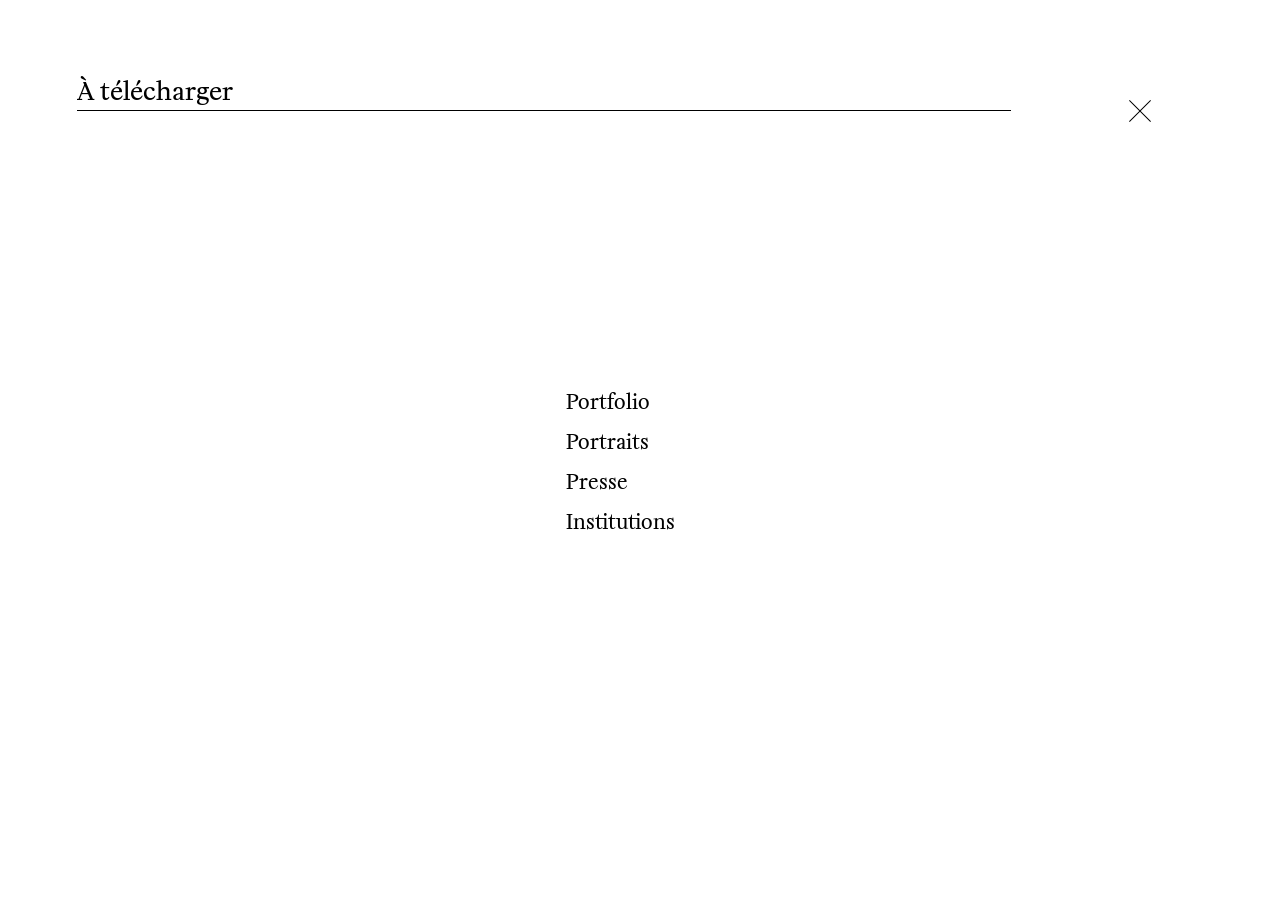
<file: portfolio.html>
<!DOCTYPE HTML>
<html lang="fr">
	<head>
		<meta charset="utf-8">
		<meta name="viewport" content="width=device-width, initial-scale=1.0">
		<meta http-equiv="X-UA-Compatible" content="ie=edge">
		<meta name="description" content="Page contact du photographe Mathieu Farcy">
		<meta name="keywords" content="contact">
		<meta name="robots" content="index, nofollow">
		<title>Portfolio | Mathieu Farcy</title>
		<link rel="stylesheet" href="css/projets.css">
		<link rel="stylesheet" href="css/portfolio.css">
		<link rel="canonical" href="https://mathieufarcy.com/portfolio">
		<link rel="alternate" href="https://mathieufarcy.com/portfolio" hreflang="fr-fr">
		<link rel="alternate" href="https://mathieufarcy.com/portfolio" hreflang="fr-ch">
		<link rel="alternate" href="https://mathieufarcy.com/portfolio" hreflang="fr-be">
		<link rel="alternate" href="https://mathieufarcy.com/portfolio" hreflang="x-default">
		<!-- Google Tag Manager -->
		<script>(function(w,d,s,l,i){w[l]=w[l]||[];w[l].push({'gtm.start':
		new Date().getTime(),event:'gtm.js'});var f=d.getElementsByTagName(s)[0],
		j=d.createElement(s),dl=l!='dataLayer'?'&l='+l:'';j.async=true;j.src=
		'https://www.googletagmanager.com/gtm.js?id='+i+dl;f.parentNode.insertBefore(j,f);
		})(window,document,'script','dataLayer','G-RHZJ1P8VJH');</script>
		<!-- End Google Tag Manager -->
		<script async src="https://www.googletagmanager.com/gtag/js?id=UA-111168900-1"></script>
		<script>
		  window.dataLayer = window.dataLayer || [];
		  function gtag(){dataLayer.push(arguments);}
		  gtag('js', new Date());
		  gtag('config', 'UA-111168900-1');
		</script>
	</head>
	
	<body>
		<div id="cadre">
			<nav>
				<svg id="retour" width="24" height="24" xmlns="http://www.w3.org/2000/svg" fill-rule="evenodd" clip-rule="evenodd"><path d="M12 11.293l10.293-10.293.707.707-10.293 10.293 10.293 10.293-.707.707-10.293-10.293-10.293 10.293-.707-.707 10.293-10.293-10.293-10.293.707-.707 10.293 10.293z"/></svg>
			</nav>
			<div id="main">
				<h1 id="titre">À télécharger
					<div id="border-bottom"></div>
				</h1>

				<section class="doc-container">
                    <ul class="documents">
                        <li class="document"><a href="documents/farcy-folio.pdf" target="_blank"><svg id="arrow-livre" xmlns="http://www.w3.org/2000/svg" width="20" height="20" viewBox="0 0 24 24"><path d="M16 9v-4l8 8-8 8v-4s-13.277-2.144-16-14c5.796 6.206 16 6 16 6z"/></svg>&nbsp;Portfolio</a></li>
                        <li class="document"><a href="documents/farcy-portraits.pdf" target="_blank"><svg id="arrow-livre" xmlns="http://www.w3.org/2000/svg" width="20" height="20" viewBox="0 0 24 24"><path d="M16 9v-4l8 8-8 8v-4s-13.277-2.144-16-14c5.796 6.206 16 6 16 6z"/></svg>&nbsp;Portraits</a></li>
                        <li class="document"><a href="documents/farcy-presse.pdf" target="_blank"><svg id="arrow-livre" xmlns="http://www.w3.org/2000/svg" width="20" height="20" viewBox="0 0 24 24"><path d="M16 9v-4l8 8-8 8v-4s-13.277-2.144-16-14c5.796 6.206 16 6 16 6z"/></svg>&nbsp;Presse</a></li>
                        <li class="document"><a href="documents/farcy_corpo.pdf" target="_blank"><svg id="arrow-livre" xmlns="http://www.w3.org/2000/svg" width="20" height="20" viewBox="0 0 24 24"><path d="M16 9v-4l8 8-8 8v-4s-13.277-2.144-16-14c5.796 6.206 16 6 16 6z"/></svg>&nbsp;Institutions</a></li>
                    </ul>
				</section>

			</div>

			
		</div>

		<script src="https://cdn.jsdelivr.net/npm/gsap@3.12.5/dist/gsap.min.js"></script>
		<script src="js/transition-portfolio.js"></script>
		<!-- Google Tag Manager (noscript) -->
		<noscript><iframe src="https://www.googletagmanager.com/ns.html?id=G-RHZJ1P8VJH"
		height="0" width="0" style="display:none;visibility:hidden"></iframe></noscript>
		<!-- End Google Tag Manager (noscript) -->

	</body>
</html>
</file>
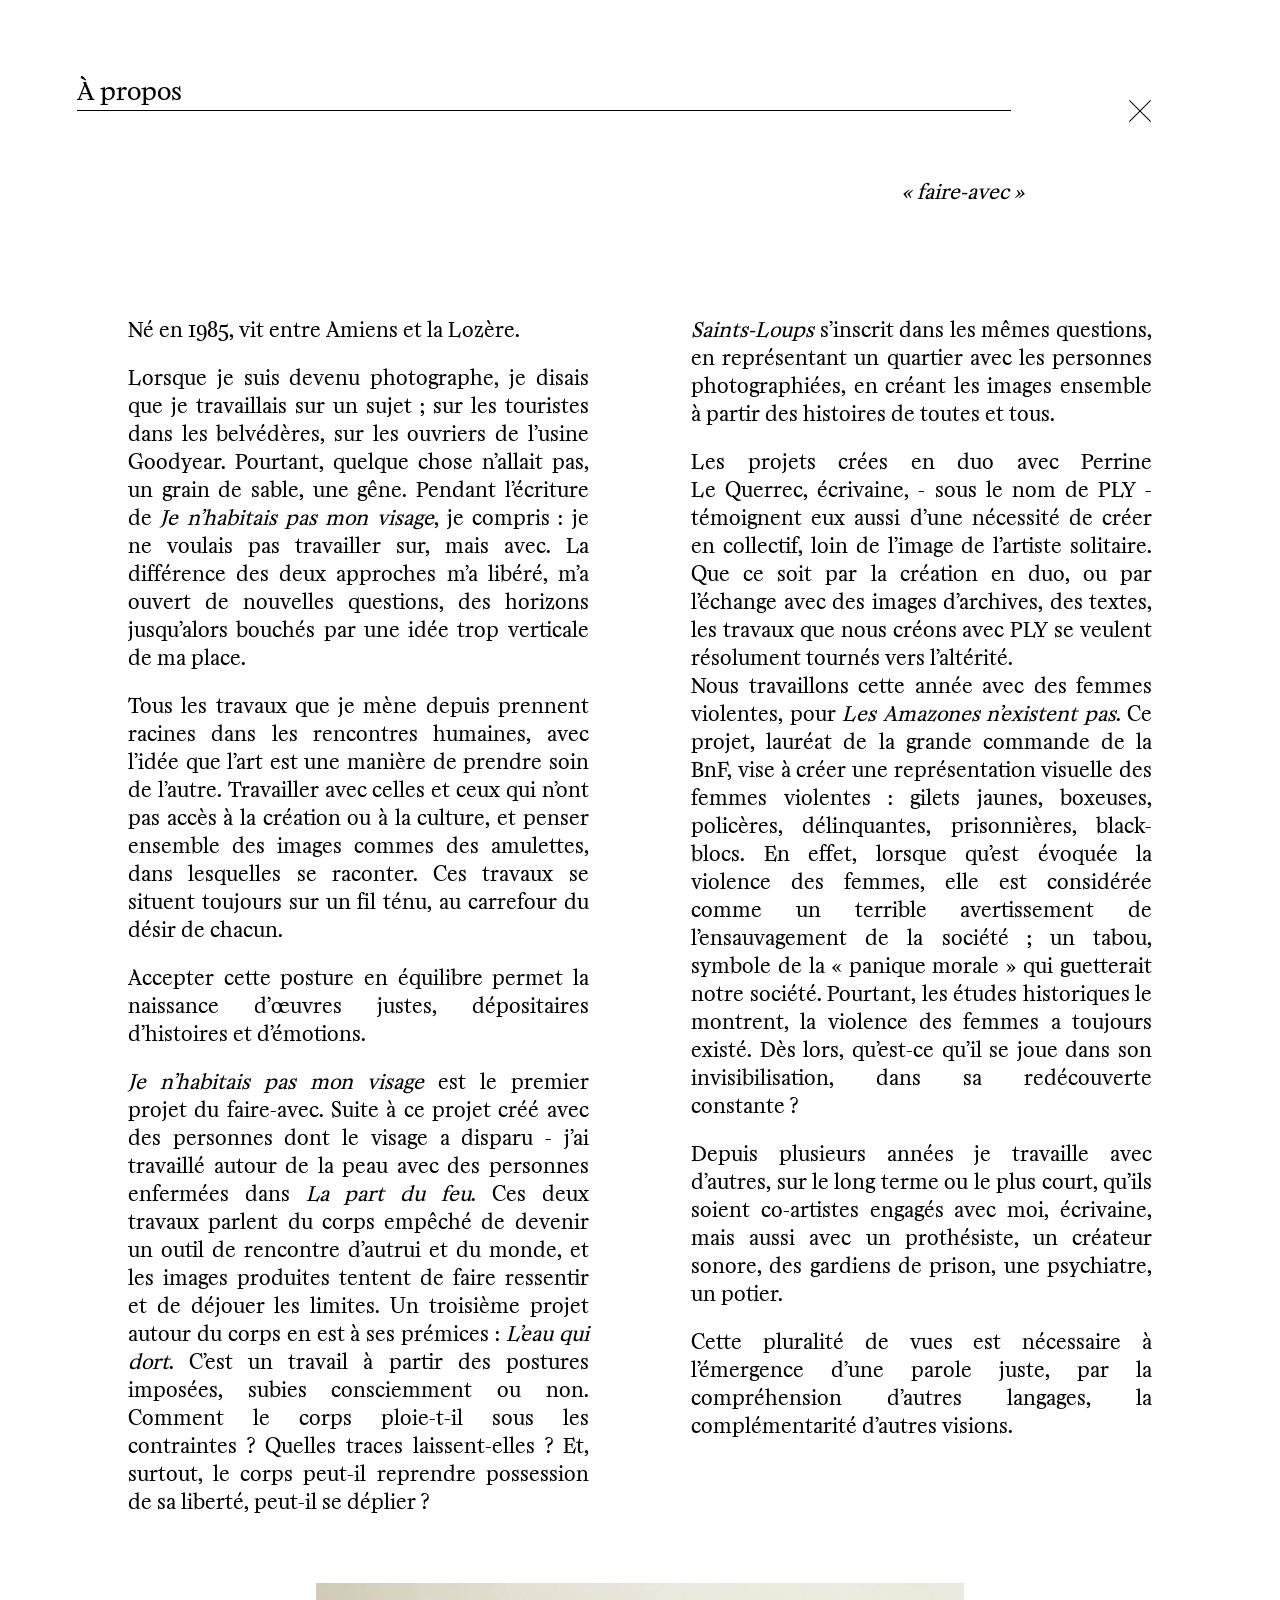
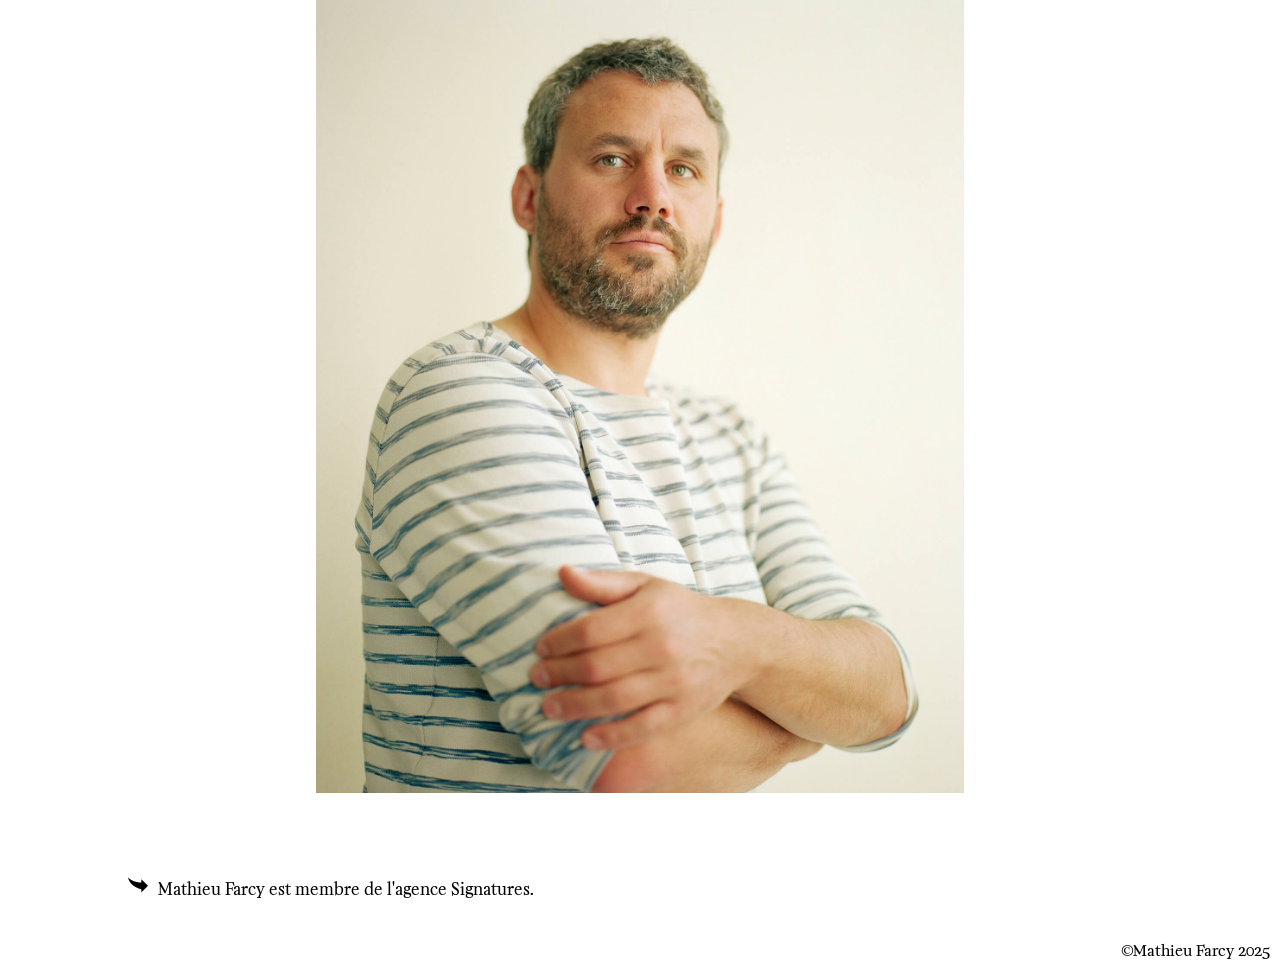
<file: propos.html>
<!DOCTYPE HTML>
<html lang="fr">
	<head>
		<meta charset="utf-8">
		<meta name="viewport" content="width=device-width, initial-scale=1.0">
		<meta http-equiv="X-UA-Compatible" content="ie=edge">
		<meta name="description" content="Démarche artistique du photographe Mathieu Farcy">
		<meta name="keywords" content="photographe, faire-avec, art-en-commun, écoute">
		<meta name="robots" content="index, follow">
		<title>À propos | Mathieu Farcy</title>
		<link rel="stylesheet" href="css/projets.css">
		<link rel="stylesheet" href="css/propos.css">
		<link rel="canonical" href="https://mathieufarcy.com/a-propos">
		<link rel="alternate" href="https://mathieufarcy.com/a-propos" hreflang="fr-fr">
		<link rel="alternate" href="https://mathieufarcy.com/a-propos" hreflang="fr-ch">
		<link rel="alternate" href="https://mathieufarcy.com/a-propos" hreflang="fr-be">
		<link rel="alternate" href="https://mathieufarcy.com/a-propos" hreflang="x-default">
		<!-- Google Tag Manager -->
		<script>(function(w,d,s,l,i){w[l]=w[l]||[];w[l].push({'gtm.start':
		new Date().getTime(),event:'gtm.js'});var f=d.getElementsByTagName(s)[0],
		j=d.createElement(s),dl=l!='dataLayer'?'&l='+l:'';j.async=true;j.src=
		'https://www.googletagmanager.com/gtm.js?id='+i+dl;f.parentNode.insertBefore(j,f);
		})(window,document,'script','dataLayer','G-RHZJ1P8VJH');</script>
		<!-- End Google Tag Manager -->
		<script async src="https://www.googletagmanager.com/gtag/js?id=UA-111168900-1"></script>
		<script>
		  window.dataLayer = window.dataLayer || [];
		  function gtag(){dataLayer.push(arguments);}
		  gtag('js', new Date());
		  gtag('config', 'UA-111168900-1');
		</script>
	</head>
	
	<body>
		<div id="cadre">
			<nav>
				<svg id="retour" width="24" height="24" xmlns="http://www.w3.org/2000/svg" fill-rule="evenodd" clip-rule="evenodd"><path d="M12 11.293l10.293-10.293.707.707-10.293 10.293 10.293 10.293-.707.707-10.293-10.293-10.293 10.293-.707-.707 10.293-10.293-10.293-10.293.707-.707 10.293 10.293z"/></svg>
			</nav>

			<div id="main">
				<h1 id="titre">À propos
					<div id="border-bottom"></div>
				</h1>

				<div id="exergue">&laquo;&nbsp;faire-avec&nbsp;&raquo;</div>

				<section class="texte">
					<p>Né en 1985, vit entre Amiens et la Lozère.</p>
					<p>Lorsque je suis devenu <strong>photographe</strong>, je disais que je travaillais sur un sujet&nbsp;; sur les touristes dans les belvédères, sur les ouvriers de l’usine Goodyear. Pourtant, quelque chose n’allait pas, un grain de sable, une gêne. Pendant l’écriture de <cite>Je n’habitais pas mon visage</cite>, je compris&nbsp;: je ne voulais pas travailler sur, mais avec. La différence des deux approches m’a libéré, m’a ouvert de nouvelles questions, des horizons jusqu’alors bouchés par une idée trop verticale de ma place.</p>
					<p>Tous les travaux que je mène depuis prennent racines dans les <em>rencontres humaines</em>, avec l’idée que l’<strong>art</strong> est une manière de prendre <em>soin</em> de l’autre. Travailler avec celles et ceux qui n’ont pas accès à la <em>création</em> ou à la culture, et penser ensemble des <strong>images</strong> commes des amulettes, dans lesquelles se raconter. Ces travaux se situent toujours sur un fil ténu, au carrefour du désir de chacun.</p>
					<p>Accepter cette posture en équilibre permet la naissance d’œuvres justes, dépositaires d’histoires et d’émotions.</p>
					<p><cite>Je n’habitais pas mon visage</cite> est le premier projet du faire-avec. Suite à ce projet créé avec des personnes dont le visage a disparu -&nbsp;j’ai travaillé autour de la peau avec des personnes enfermées dans <cite>La part du feu</cite>. Ces deux travaux parlent du corps empêché de devenir un outil de rencontre d’autrui et du monde, et les images produites tentent de faire ressentir et de déjouer les limites. Un troisième projet autour du corps en est à ses prémices&nbsp;: <cite>L’eau qui dort</cite>. C’est un travail à partir des postures imposées, subies consciemment ou non. Comment le corps ploie-t-il sous les contraintes&nbsp;? Quelles traces laissent-elles&nbsp;? Et, surtout, le corps peut-il reprendre possession de sa liberté, peut-il se déplier&nbsp;?</p>
					<p><cite>Saints-Loups</cite> s’inscrit dans les mêmes questions, en représentant un quartier avec les personnes photographiées, en créant les images ensemble à partir des histoires de toutes et tous.</p>
					<p>Les projets crées en duo avec <em>Perrine Le&nbsp;Querrec</em>, écrivaine, -&nbsp;sous le nom de <strong>PLY</strong>&nbsp;- témoignent eux aussi d’une nécessité de créer en collectif, loin de l’image de l’artiste solitaire. Que ce soit par la création en duo, ou par l’échange avec des images d’archives, des textes, les travaux que nous créons avec PLY se veulent résolument tournés vers l’altérité.<br/>Nous travaillons cette année avec des femmes violentes, pour <cite>Les Amazones n’existent pas</cite>. Ce projet, lauréat de la grande commande de la BnF, vise à créer une représentation visuelle des femmes violentes&nbsp;: gilets jaunes, boxeuses, policères, délinquantes, prisonnières, black-blocs. En effet, lorsque qu’est évoquée la violence des femmes, elle est considérée comme un terrible avertissement de l’ensauvagement de la société&nbsp;; un tabou, symbole de la &laquo;&nbsp;panique morale&nbsp;&raquo; qui guetterait notre société. Pourtant, les études historiques le montrent, la violence des femmes a toujours existé. Dès lors, qu’est-ce qu’il se joue dans son invisibilisation, dans sa redécouverte constante&nbsp;?</p>
					<p>Depuis plusieurs années je travaille avec d’autres, sur le long terme ou le plus court, qu’ils soient co-artistes engagés avec moi, écrivaine, mais aussi avec un prothésiste, un créateur sonore, des gardiens de prison, une psychiatre, un potier.</p>
					<p>Cette pluralité de vues est nécessaire à l’émergence d’une parole juste, par la compréhension d’autres langages, la complémentarité d’autres visions.</p>
				</section>
				
				<section id="portrait">
					<img src="images/Farcy-portrait.jpg" alt="Portrait de Mathieu Farcy" />
				</section>

				<section id="signature">
					<p><svg id="arrow-signature" xmlns="http://www.w3.org/2000/svg" width="20" height="20" viewBox="0 0 24 24"><path d="M16 9v-4l8 8-8 8v-4s-13.277-2.144-16-14c5.796 6.206 16 6 16 6z"/></svg><a href="https://www.signatures-photographies.com/" target="_blank">Mathieu Farcy est membre de l'agence <span class="underline">Signatures</span>.</a></p>
				</section>
			</div>
			<footer>
				&copy;Mathieu Farcy 2025
			</footer>
		</div>

		<script src="js/transition-propos.js"></script>
		<!-- Google Tag Manager (noscript) -->
		<noscript><iframe src="https://www.googletagmanager.com/ns.html?id=G-RHZJ1P8VJH"
		height="0" width="0" style="display:none;visibility:hidden"></iframe></noscript>
		<!-- End Google Tag Manager (noscript) -->

	</body>
</html>
</file>
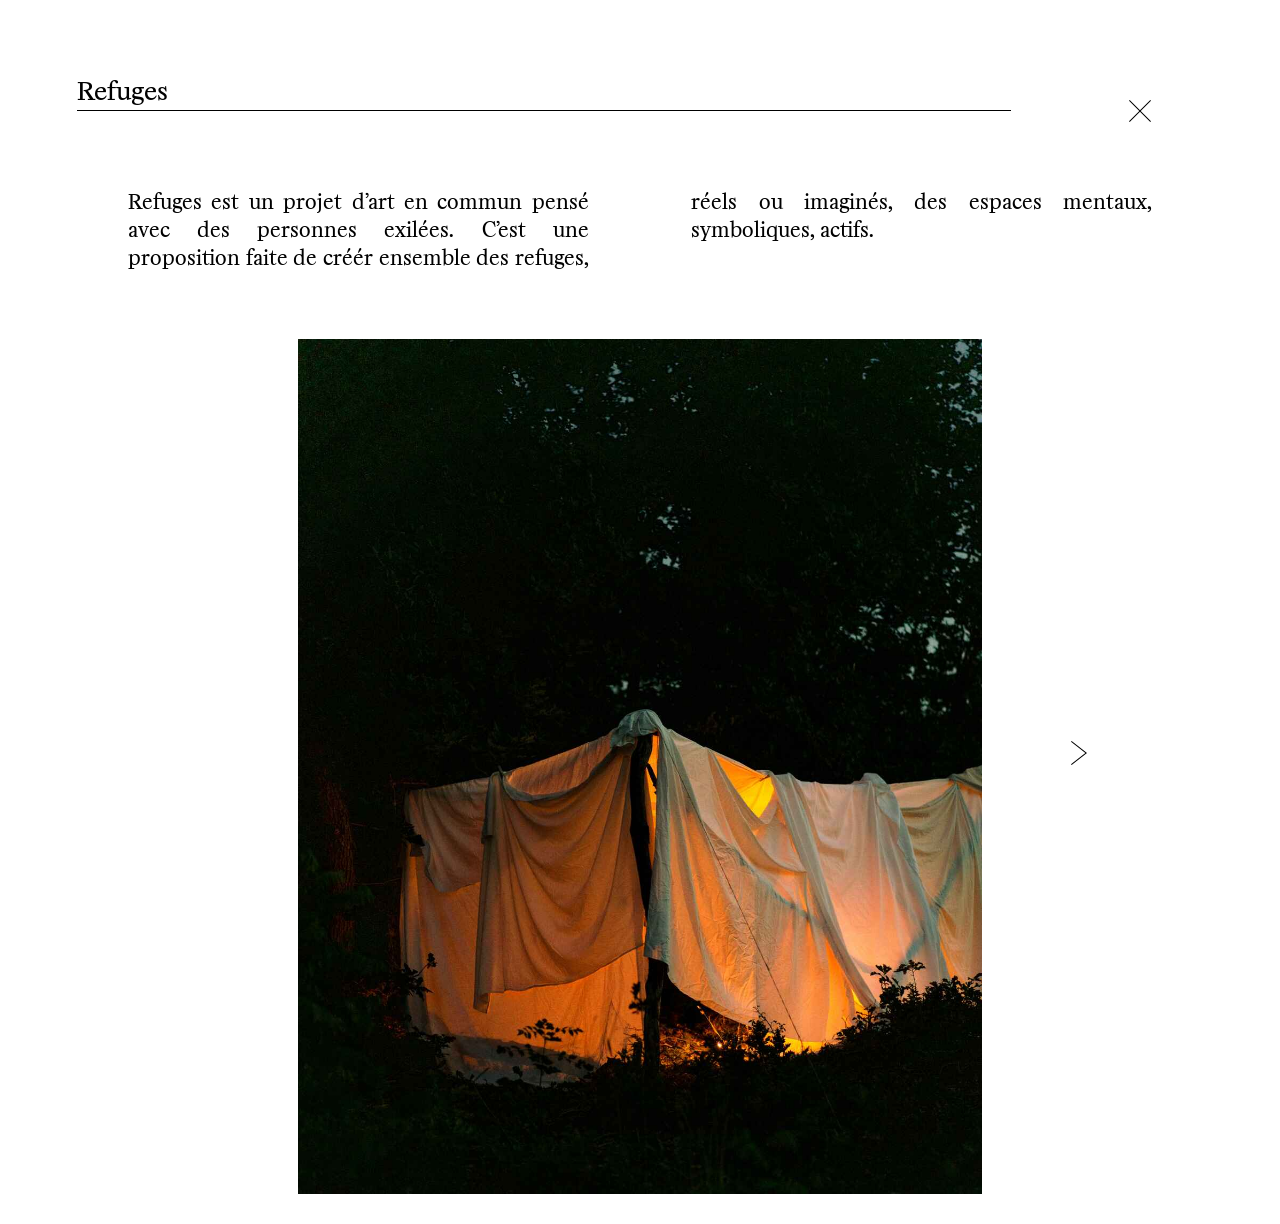
<file: refuges.html>
<!DOCTYPE HTML>
<html lang="fr">
	<head>
		<meta charset="utf-8">
		<meta name="viewport" content="width=device-width, initial-scale=1.0">
		<meta http-equiv="X-UA-Compatible" content="ie=edge">
		<meta name="description" content="Projet d’art en commun pensé avec des personnes exilées">
		<meta name="keywords" content="photographies, exil, art-en-commun">
		<meta name="robots" content="index, follow">
		<title>Refuges | Mathieu Farcy</title>
		<link rel="stylesheet" href="css/projets.css">
		<link rel="stylesheet" href="css/refuges.css">
		<link rel="canonical" href="https://mathieufarcy.com/refuges">
		<link rel="alternate" href="https://mathieufarcy.com/refuges" hreflang="fr-fr">
		<link rel="alternate" href="https://mathieufarcy.com/refuges" hreflang="fr-ch">
		<link rel="alternate" href="https://mathieufarcy.com/refuges" hreflang="fr-be">
		<link rel="alternate" href="https://mathieufarcy.com/refuges" hreflang="x-default">
		<!-- Google Tag Manager -->
		<script>(function(w,d,s,l,i){w[l]=w[l]||[];w[l].push({'gtm.start':
		new Date().getTime(),event:'gtm.js'});var f=d.getElementsByTagName(s)[0],
		j=d.createElement(s),dl=l!='dataLayer'?'&l='+l:'';j.async=true;j.src=
		'https://www.googletagmanager.com/gtm.js?id='+i+dl;f.parentNode.insertBefore(j,f);
		})(window,document,'script','dataLayer','G-RHZJ1P8VJH');</script>
		<!-- End Google Tag Manager -->
		<script async src="https://www.googletagmanager.com/gtag/js?id=UA-111168900-1"></script>
		<script>
		  window.dataLayer = window.dataLayer || [];
		  function gtag(){dataLayer.push(arguments);}
		  gtag('js', new Date());
		  gtag('config', 'UA-111168900-1');
		</script>
	</head>
	
	<body>
		<div id="cadre">
			<nav>
				<svg id="retour" width="24" height="24" xmlns="http://www.w3.org/2000/svg" fill-rule="evenodd" clip-rule="evenodd"><path d="M12 11.293l10.293-10.293.707.707-10.293 10.293 10.293 10.293-.707.707-10.293-10.293-10.293 10.293-.707-.707 10.293-10.293-10.293-10.293.707-.707 10.293 10.293z"/></svg>
			</nav>
			
			<div id="main">
				<h1 id="titre">Refuges
					<div id="border-bottom"></div>
				</h1>

				<section class="texte">
					<p>Refuges est un projet d’art en commun pensé avec des personnes exilées. C’est une proposition faite de créér ensemble des refuges, réels ou imaginés, des espaces mentaux, symboliques, actifs.</p>
				</section>
				
				<section class="portfolio projet">
					<div class="slider projet">
						<div class="slide projet current"></div>
						<div class="slide projet"></div>
						<div class="slide projet"></div>
						<div class="slide projet"></div>
						<div class="slide projet"></div>
						<svg id="prev-projet" class="no-arrow" width="24" height="24" xmlns="http://www.w3.org/2000/svg" fill-rule="evenodd" clip-rule="evenodd"><path d="M20 .755l-14.374 11.245 14.374 11.219-.619.781-15.381-12 15.391-12 .609.755z"/></svg>
						<svg id="next-projet" width="24" height="24" xmlns="http://www.w3.org/2000/svg" fill-rule="evenodd" clip-rule="evenodd"><path d="M4 .755l14.374 11.245-14.374 11.219.619.781 15.381-12-15.391-12-.609.755z"/></svg>
					</div>	
				</section>
			</div>

			<?php include("footer.php"); ?>
		</div>

		<script src="js/transition-premices.js"></script>
		<script src="js/portfolio-projet.js"></script>
		<!-- Google Tag Manager (noscript) -->
		<noscript><iframe src="https://www.googletagmanager.com/ns.html?id=G-RHZJ1P8VJH"
		height="0" width="0" style="display:none;visibility:hidden"></iframe></noscript>
		<!-- End Google Tag Manager (noscript) -->

	</body>
</html>
</file>
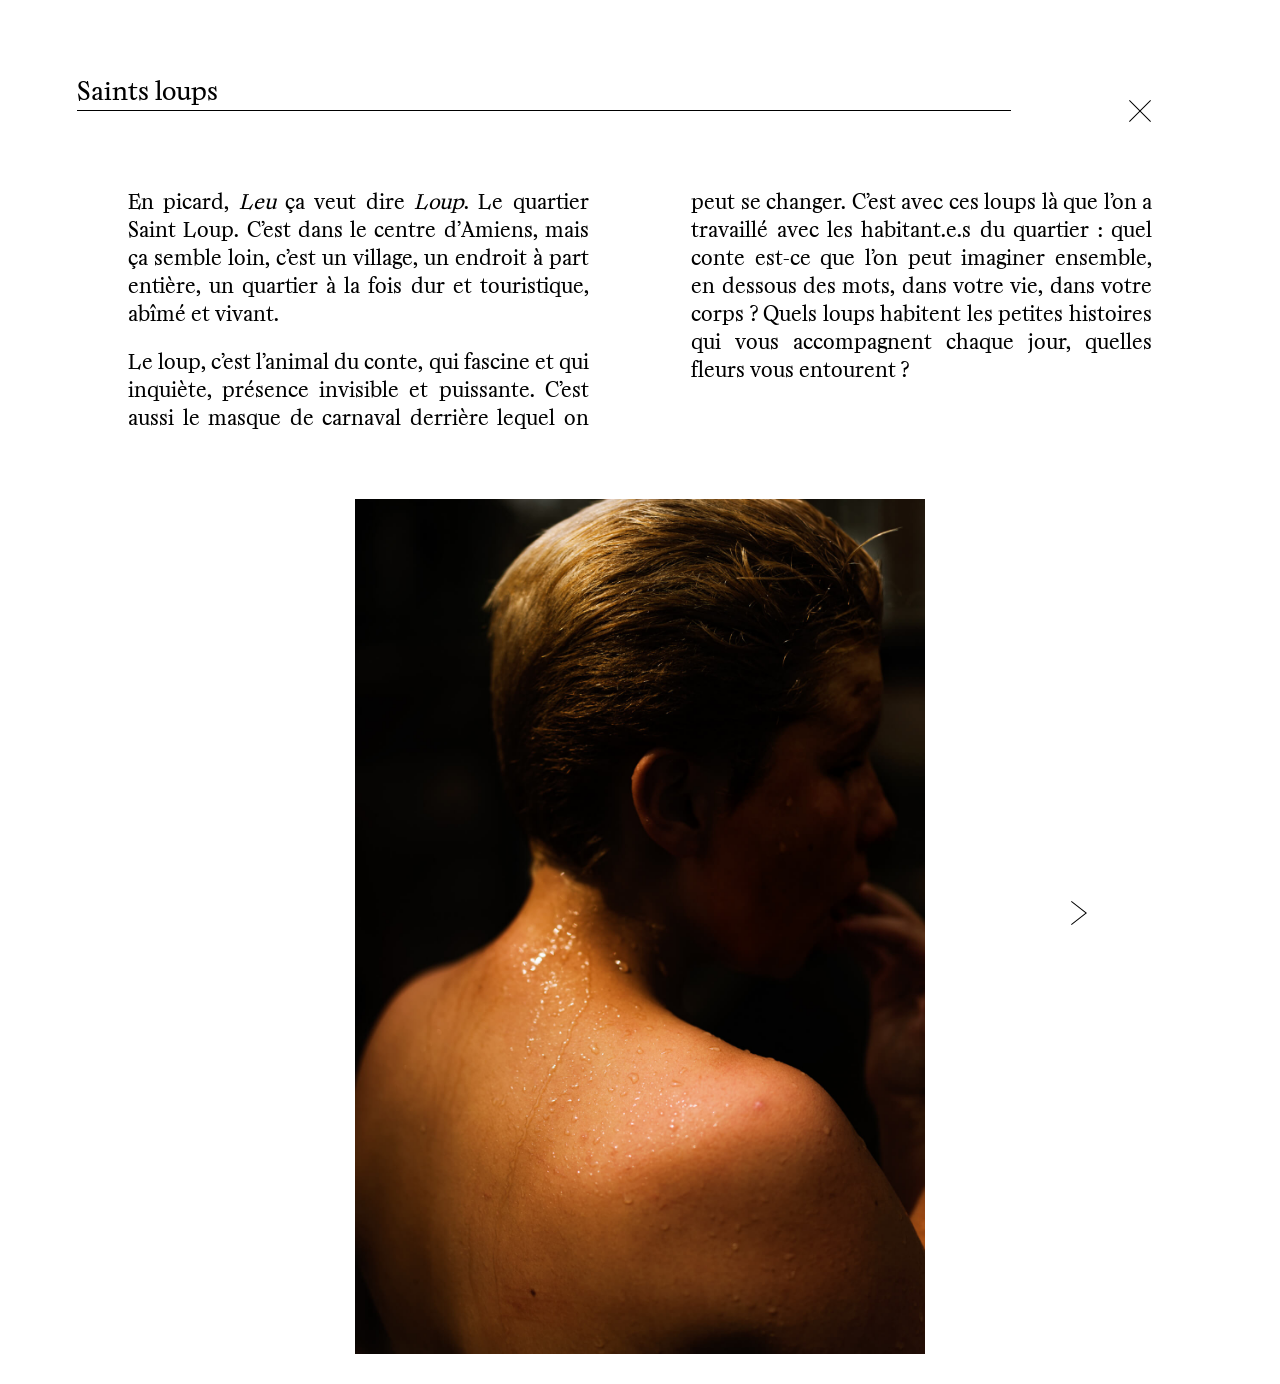
<file: saints-loups.html>
<!DOCTYPE HTML>
<html lang="fr">
	<head>
		<meta charset="utf-8">
		<meta name="viewport" content="width=device-width, initial-scale=1.0">
		<meta http-equiv="X-UA-Compatible" content="ie=edge">
		<meta name="description" content="Un ensemble de photographies réalisées dans le Quartier Saint Leu à Amiens. Avec les habitant.e.s, nous avons cherché à trouver les contes qui les habitent, les histoires qui les traversent.">
		<meta name="keywords" content="photographies, Amiens, saint-leu, art-en-commun">
		<meta name="robots" content="index, follow">
		<title>Saints loups | Mathieu Farcy</title>
		<link rel="stylesheet" href="css/projets.css">
		<link rel="stylesheet" href="css/saints-loups.css">
		<link rel="canonical" href="https://mathieufarcy.com/saints-loups">
		<link rel="alternate" href="https://mathieufarcy.com/saints-loups" hreflang="fr-fr">
		<link rel="alternate" href="https://mathieufarcy.com/saints-loups" hreflang="fr-ch">
		<link rel="alternate" href="https://mathieufarcy.com/saints-loups" hreflang="fr-be">
		<link rel="alternate" href="https://mathieufarcy.com/saints-loups" hreflang="x-default">
		<!-- Google Tag Manager -->
		<script>(function(w,d,s,l,i){w[l]=w[l]||[];w[l].push({'gtm.start':
		new Date().getTime(),event:'gtm.js'});var f=d.getElementsByTagName(s)[0],
		j=d.createElement(s),dl=l!='dataLayer'?'&l='+l:'';j.async=true;j.src=
		'https://www.googletagmanager.com/gtm.js?id='+i+dl;f.parentNode.insertBefore(j,f);
		})(window,document,'script','dataLayer','G-RHZJ1P8VJH');</script>
		<!-- End Google Tag Manager -->
		<script async src="https://www.googletagmanager.com/gtag/js?id=UA-111168900-1"></script>
		<script>
		  window.dataLayer = window.dataLayer || [];
		  function gtag(){dataLayer.push(arguments);}
		  gtag('js', new Date());
		  gtag('config', 'UA-111168900-1');
		</script>
	</head>
	
	<body>
		<div id="cadre">
			<nav>
				<svg id="retour" width="24" height="24" xmlns="http://www.w3.org/2000/svg" fill-rule="evenodd" clip-rule="evenodd"><path d="M12 11.293l10.293-10.293.707.707-10.293 10.293 10.293 10.293-.707.707-10.293-10.293-10.293 10.293-.707-.707 10.293-10.293-10.293-10.293.707-.707 10.293 10.293z"/></svg>
			</nav>
			
			<div id="main">
				<h1 id="titre">Saints loups
					<div id="border-bottom"></div>
				</h1>

				<section class="texte">
					<p>En picard, <span class="italic">Leu</span> ça veut dire <span class="italic">Loup</span>. Le <em>quartier</em> <em>Saint Loup</em>. C’est dans le centre d’<strong>Amiens</strong>, mais ça semble loin, c’est un village, un endroit à part entière, un quartier à la fois dur et touristique, abîmé et vivant.</p>
					<p>Le <strong>loup</strong>, c’est l’animal du conte, qui fascine et qui inquiète, présence invisible et puissante. C’est aussi le <em>masque</em> de carnaval derrière lequel on peut se changer. C’est avec ces loups là que l’on a travaillé avec les habitant.e.s du quartier&nbsp;: quel <em>conte</em> est-ce que l’on peut imaginer ensemble, en dessous des mots, dans votre vie, dans votre corps&nbsp;? Quels loups habitent les petites histoires qui vous accompagnent chaque jour, quelles fleurs vous entourent&nbsp;?</p>
				</section>
				
				<section class="portfolio projet">
					<div class="slider projet">
						<div class="slide projet current"></div>
						<div class="slide projet"></div>
						<div class="slide projet"></div>
						<div class="slide projet"></div>
						<div class="slide projet"></div>
						<div class="slide projet"></div>
						<div class="slide projet"></div>
						<div class="slide projet"></div>
						<div class="slide projet"></div>
						<div class="slide projet"></div>
						<div class="slide projet"></div>
						<div class="slide projet"></div>
						<div class="slide projet"></div>
						<div class="slide projet"></div>
						<div class="slide projet"></div>
						<div class="slide projet"></div>
						<div class="slide projet"></div>
						<div class="slide projet"></div>
						<div class="slide projet"></div>
						<div class="slide projet"></div>
						<svg id="prev-projet" class="no-arrow" width="24" height="24" xmlns="http://www.w3.org/2000/svg" fill-rule="evenodd" clip-rule="evenodd"><path d="M20 .755l-14.374 11.245 14.374 11.219-.619.781-15.381-12 15.391-12 .609.755z"/></svg>
						<svg id="next-projet" width="24" height="24" xmlns="http://www.w3.org/2000/svg" fill-rule="evenodd" clip-rule="evenodd"><path d="M4 .755l14.374 11.245-14.374 11.219.619.781 15.381-12-15.391-12-.609.755z"/></svg>
					</div>	
				</section>
			</div>

			<?php include("footer.php"); ?>
		</div>

		<script src="js/transition-premices.js"></script>
		<script src="js/portfolio-projet.js"></script>
		<!-- Google Tag Manager (noscript) -->
		<noscript><iframe src="https://www.googletagmanager.com/ns.html?id=G-RHZJ1P8VJH"
		height="0" width="0" style="display:none;visibility:hidden"></iframe></noscript>
		<!-- End Google Tag Manager (noscript) -->

	</body>
</html>
</file>
<file: css/projets.css>
@font-face{
	font-family: "minipax";
		src:	url("../fonts/minipax/Minipax.ttf"),
				url("../fonts/minipax/Minipax.woff"),
				url("../fonts/minipax/Minipax.woff2");
}
*{
	margin:0;
	padding:0;
	box-sizing: border-box;
}
html{
	font-size:62.5%;
}
em, strong{
	font-weight:normal;
	font-style:normal;
}
.italic{
	font-style:italic;
}
h1{
	position:relative;
	display:inline-block;
	left:-200px;
	opacity:0;
	font-family:"minipax";
	font-size:2.5rem;
	font-weight: normal;
	margin-top:7rem;
	margin-left:6%;
	transition:0.3s;
	max-width:65vw;
}
#border-bottom{
	opacity:0;
	position: absolute;
	border-bottom:1px solid black;
	left:0;
	width:73vw;
	transition:0.2s;
	padding-bottom:0.5rem;
}
/* RETOUR */
#retour{
	position:absolute;
	top:0;
	right:0;
	display:inline-block;
	margin-top:9.9rem;
	margin-right:10%;
	opacity:0;
	transition:0.5s;
	cursor:pointer;
}
.retour-on{
	opacity:1 !important;
	transition:0.5s;
	pointer-events:all;
}
/* EXPO */
#expo{
	position:relative;
	margin-left:6%;
	margin-top:0.5rem;
	width:73vw;
	transition-duration:1s;
	height:0px;
	border:transparent 1px solid;
}
.expand{
	height:88vh !important;
	transition:none;
}
.display-none{
	display:none;
	pointer-events:none;
}
#onglet{
	position:absolute;
	right:0;
	border-left:black solid 1px;
	border-right:black solid 1px;
	border-bottom:black solid 1px;
	padding: 0 25px 0 25px;
	font-size:1.6rem;
	cursor:pointer;
	opacity:0;
}
.onglet-on{
	opacity:1 !important;
	transition:0.5s;
	pointer-events:all;
}

/* TRANSITIONS */
.move{
	left:0;
	opacity:1;
	transition:0.3s;
}
.block{
	opacity:1 !important;
	transition:0.2s;
}
.opacity-on{
	opacity:1 !important;
	transition-duration:0.5s;
}

/* MAIN */
#exergue-container{
    margin-top: 8rem;
    margin-left:20%;
    margin-right:10%;
    text-align: right;
}
#exergue{
    text-align: left;
    font-family:minipax;
    font-size:2rem;
    opacity:0;
}
#exergue-ref{
    width: 100%;
    text-align:right;
}

.texte{
	font-family:minipax;
	font-size:2rem;
	margin-top: 8rem;
	margin-left:10%;
	margin-right:10%;
	text-align:justify;
	column-count:2;
	column-gap:10%;
	opacity:0;
}
.texte p{
	padding-bottom:2rem;
}
.portfolio.projet{
	opacity:0;
}
.video-embed{
	margin-left:10%;
	margin-right:10%;
	margin-top: 8rem;
	margin-bottom:8rem;
}

/* FOOTER */
footer{
	position:relative;
	font-family:"minipax";
	font-size:1.5rem;
	opacity:1;
	text-align:right;
	padding-right:1rem;
	margin-top:1rem;
	margin-bottom:1rem;
}
.no-footer{
	display:none;
}

@media screen and (max-width: 1120px){
	#retour{
		margin-right:8%;
	}
	#exergue-container{
		margin-top: 8rem;
		margin-left:20%;
		margin-right:20%;
	}
	#exergue{
		text-align: justify;
	}
	.texte{
		column-count:1;
		margin-left:20%;
		margin-right:20%;
	}
	.video-embed{
		margin-left:20%;
		margin-right:20%;
		margin-top: 6rem;
		margin-bottom:8rem;
	}
}
@media screen and (max-width: 960px){
	html{
		font-size:62%;
	}
}
@media screen and (max-width: 860px){
	.expand{
	height:85vh !important;
	}
}
@media screen and (max-width:760px){
	.expand{
		height:81vh !important;
	}
	.texte{
		margin-top:7rem;
	}
}
@media screen and (max-width: 660px){
	#border-bottom{
	width:75vw;
	}
	#expo{
	width:75vw;
	}
	#retour{
	margin-right:6%;
	}
	h1{
	margin-left:6%;
	}
	.expand{
		height:76vh !important;
	}
	#exergue-container{
		margin-top: 8rem;
		margin-left:17%;
		margin-right:17%;
	}
	.texte{
		margin-left:17%;
		margin-right:17%;
	}
	.video-embed{
		margin-left:17%;
		margin-right:17%;
		margin-top: 5rem;
		margin-bottom: 7rem;
	}
}
@media screen and (max-width: 610px){
	html{
		font-size:59%;
	}
}
@media screen and (max-width: 560px){
	h1{
	margin-left:6%;
	}
	.expand{
		height:70vh !important;
	}
	#exergue-container{
		margin-top: 8rem;
		margin-left:13%;
		margin-right:13%;
	}
	#exergue{
		text-align:left;
		margin-left:13%;
	}
	.texte{
		text-align:left;
		margin-left:13%;
		margin-right:13%;
	}
	.video-embed{
		margin-left:13%;
		margin-right:13%;
	}
}
@media screen and (max-width: 460px){
	.expand{
		height:60vh !important;
	}
}
@media screen and (max-width: 410px){
	#retour{
	margin-right:5%;
	}
	h1{
	margin-left:6%;
	}
	#exergue-container{
		margin-top: 6rem;
		margin-left:10%;
		margin-right:10%;
	}
	.texte{
		margin-top: 6rem;
		margin-left:10%;
		margin-right:10%;
	}
	.video-embed{
		margin-left:10%;
		margin-right:10%;
		margin-bottom:6rem;
	}
}
@media screen and (max-width: 360px){
	.expand{
		height:53vh !important;
	}
}
@media screen and (max-width: 300px){
	html{
		font-size:56%;
	}
}
@media screen and (max-width: 270px){
	html{
		font-size:53%;
	}
}
</file>
<file: css/amour-et-rage.css>
.portfolio.projet{
	position:relative;
	margin-top:7rem;
	margin-bottom:3rem;
	margin-left:auto;
	margin-right:auto;
}
.slider.projet{
	position:relative;
	height:95vh;
	margin-left:10%;
	margin-right:10%;
}
.slide{
	position:absolute;
	top:0;
	height:100%;
	width:100%;
	opacity:0;
}
.slide.current{
	opacity:1;
}
#prev-projet{
	position:absolute;
	top:47%;
	left:6%;
	cursor:pointer;
}
#next-projet{
	position:absolute;
	top:47%;
	right:6%;
	cursor:pointer;
}
.no-arrow{
	opacity:0;
	pointer-events:none;
}
/* SLIDES PROJET */
.slide.projet:first-child{
	background: url('../images/amour-et-rage/damouretderage01.jpg') no-repeat center;
	background-size:contain;
}
.slide.projet:nth-child(2){
	background: url('../images/amour-et-rage/damouretderage02.jpg') no-repeat center;
	background-size:contain;
}
.slide.projet:nth-child(3){
	background: url('../images/amour-et-rage/damouretderage03.jpg') no-repeat center;
	background-size:contain;
}
.slide.projet:nth-child(4){
	background: url('../images/amour-et-rage/damouretderage04.jpg') no-repeat center;
	background-size:contain;
}
.slide.projet:nth-child(5){
	background: url('../images/amour-et-rage/damouretderage05.jpg') no-repeat center;
	background-size:contain;
}
.slide.projet:nth-child(6){
	background: url('../images/amour-et-rage/damouretderage06.jpg') no-repeat center;
	background-size:contain;
}
.slide.projet:nth-child(7){
	background: url('../images/amour-et-rage/damouretderage07.jpg') no-repeat center;
	background-size:contain;
}
.slide.projet:nth-child(8){
	background: url('../images/amour-et-rage/damouretderage08.jpg') no-repeat center;
	background-size:contain;
}
.slide.projet:nth-child(9){
	background: url('../images/amour-et-rage/damouretderage09.jpg') no-repeat center;
	background-size:contain;
}
.slide.projet:nth-child(10){
	background: url('../images/amour-et-rage/damouretderage10.jpg') no-repeat center;
	background-size:contain;
}
.slide.projet:nth-child(11){
	background: url('../images/amour-et-rage/damouretderage11.jpg') no-repeat center;
	background-size:contain;
}
.slide.projet:nth-child(12){
	background: url('../images/amour-et-rage/damouretderage12.jpg') no-repeat center;
	background-size:contain;
}
.slide.projet:nth-child(13){
	background: url('../images/amour-et-rage/damouretderage13.jpg') no-repeat center;
	background-size:contain;
}
.slide.projet:nth-child(14){
	background: url('../images/amour-et-rage/damouretderage14.jpg') no-repeat center;
	background-size:contain;
}
.slide.projet:nth-child(15){
	background: url('../images/amour-et-rage/damouretderage15.jpg') no-repeat center;
	background-size:contain;
}
.slide.projet:nth-child(16){
	background: url('../images/amour-et-rage/damouretderage16.jpg') no-repeat center;
	background-size:contain;
}
.slide.projet:nth-child(17){
	background: url('../images/amour-et-rage/damouretderage17.jpg') no-repeat center;
	background-size:contain;
}
.slide.projet:nth-child(18){
	background: url('../images/amour-et-rage/damouretderage18.jpg') no-repeat center;
	background-size:contain;
}

#livre{
	font-family:minipax;
	font-size:1.6rem;
	margin-top: 12rem;
	margin-bottom:2rem;
	margin-left:10%;
	margin-right:10%;
}
#livre:hover #arrow-livre{
	visibility: hidden;
}
#arrow-livre{
	margin-right:1rem;
}
#livre a{
	text-decoration:none;
	color:black;
}
#livre:hover span{
	text-decoration:underline;
}
.container{
	padding-top: 3rem;
	margin-left:10%;
	margin-right:10%;
	padding-bottom: 3rem;
}
.photo-gallery{
    display:flex;
    gap: 20px;
}
.column{
    display: flex;
    flex-direction: column;
    gap: 20px;
}
.photo img{
    width: 100%;
    height: 100%;
    object-fit: cover;
}

@media screen and (max-width: 1120px){
	#prev-projet{
		left:4%;
	}
	#next-projet{
		right:4%;
	}
}
@media screen and (max-width: 1060px){
	#prev-projet{
		left:1%;
	}
	#next-projet{
		right:1%;
	}
}
@media screen and (max-width: 960px){
	#prev-projet{
		left:-4%;
	}
	#next-projet{
		right:-4%;
	}
}
@media screen and (max-width: 860px){
	.portfolio.projet{
		margin-top:4rem;
	}
	.slider.projet{
		height:90vh;
	}
	#prev-projet{
		left:-8%;
	}
	#next-projet{
		right:-8%;
	}
}
@media screen and (max-width: 760px){
	.slider.projet{
		height:85vh;
	}
	#livre{
		margin-top: 9rem;
		margin-bottom:0rem;
	}
	.photo-gallery{
        flex-direction: column;
    }
}
@media screen and (max-width: 660px){
	.slider.projet{
		height:80vh;
	}
	#livre{
		margin-left:17%;
		margin-right:17%;
	}
	.container{
		margin-left:17%;
		margin-right:17%;
	}
}
@media screen and (max-width: 560px){
	.slider.projet{
		height:70vh;
	}
	#livre{
		margin-left:13%;
		margin-right:13%;
		margin-top: 7rem;
	}
	.container{
		margin-left:13%;
		margin-right:13%;
	}
}
@media screen and (max-width: 460px){
	.slider.projet{
		height:60vh;
	}
}
@media screen and (max-width: 360px){
	.portfolio.projet{
		margin-top:4rem;
		margin-bottom:3rem;
	}
	.slider.projet{
		height:50vh;
	}
	#prev-projet{
		left:-12%;
	}
	#next-projet{
		right:-12%;
	}
	#livre{
		margin-top: 7rem;
		margin-left:10%;
		margin-right:10%;
	}
	.container{
		margin-left:10%;
		margin-right:10%;
	}
}
</file>
<file: css/contact.css>
@font-face
{
	font-family: "lack";
		src:	url("../fonts/lack/Lack.ttf"),
				url("../fonts/lack/Lack.woff"),
				url("../fonts/lack/Lack.woff2");
}
#tel{
	display:inline-block;
	width:73vw;
	position:absolute;
	left:0;
	text-align:right;
}
#formulaire{
	position: relative;
	height: 75vh;
	font-family:'minipax';
	margin-top:8rem;
	margin-bottom:2rem;
	opacity:0;
	transition-duration:0.5s;
	-webkit-user-select: none;
	user-select: none;
}
.formulaire-container{
	position: absolute;
	top: 50%;
	left: 50%;
	transform: translateX(-50%) translateY(-50%);
	width: 100%;
	text-align: center;
}
#formulaire #adresse{
	width: fit-content;
	text-align: center;
	z-index: 3;
}
.lettre{
	display: inline-block;
	margin: 0;
	padding: 0;
}
#formulaire #adresse:hover{
	cursor: pointer;
}
#lettre{
	z-index: 0;
}
#formulaire #message{
	position: absolute;
	top: 50%;
	left: 50%;
	transform: translateX(-50%) translateY(-50%);
	opacity: 0;
	visibility: hidden;
	z-index: 1;
}
#formulaire #message:hover{
	cursor: none;
}
@media screen and (max-width: 660px) {
	#tel{
	width:75vw;
	}
}
@media screen and (max-width: 560px) {
	#tel{
	top:4rem;
	font-size:2rem;
	}
	#formulaire{
		font-size: 1.6rem;
	}
}
@media screen and (max-width: 410px) {
	#formulaire{
		font-size: 1.3rem;
	}
}
@media screen and (max-width: 280px) {
	#tel{
	display:none;
	}
	#formulaire{
		font-size: 1.1rem;
	}
}
</file>
<file: css/goodyear.css>
iframe{
	border:0;
}
</file>
<file: css/part-du-feu.css>
.portfolio.projet{
	position:relative;
	margin-top:15rem;
	margin-bottom:3rem;
	margin-left:auto;
	margin-right:auto;
}
.portfolio.expo{
	position:relative;
	left:-6%;
	width:95vw;
	margin-top:4rem;
}
.slider.projet{
	position:relative;
	height:75vh;
	margin-left:10%;
	margin-right:10%;
}
.slider.expo{
	position:relative;
	height:85vh;
	margin-left:10%;
	margin-right:10%;
}
.slide{
	position:absolute;
	top:0;
	height:100%;
	width:100%;
	opacity:0;
}
.slide.current{
	opacity:1;
}

#prev-projet{
	position:absolute;
	top:47%;
	left:-6%;
	cursor:pointer;
}
#next-projet{
	position:absolute;
	top:47%;
	right:-6%;
	cursor:pointer;
}
.no-arrow{
	opacity:0;
	pointer-events:none;
}
video{
	position:absolute;
	top:0;
	left:0;
	width:100%;
	height:100%;
	z-index:10;
}
.slide.media{
	height:0%;
	width:0%;
}
.slide.current.media{
	height:100%;
	width:100%;
}
/* textes slides */
.textes-slide{
	transition-duration:1s;
	opacity:0;
	height:100%;
	width:50%;
	margin:auto;
}
#slide-hover:hover .textes-slide.current{
	transition-duration:0.5s;
	opacity:1;
}

.texte-slide{
	position:absolute;
	top:-8.5rem;
	font-family:"minipax";
	font-size:1.3rem;
	width:50%;
}
.grey{
	color:#595757;
}
.cartel{
	position:absolute;
	bottom:-3rem;
	font-size:1.3rem;
	width:70%;
}
/* SLIDES EXPO */
.slide.expo:first-child{
	background: url('../images/part-du-feu/expo/Expo-striquier_0001.jpg') no-repeat center;
	background-size:contain;
}
.slide.expo:nth-child(2){
	background: url('../images/part-du-feu/expo/Expo-striquier_0004.jpg') no-repeat center;
	background-size:contain;
}
.slide.expo:nth-child(3){
	background: url('../images/part-du-feu/expo/PLY_Riso27.jpg') no-repeat center;
	background-size:contain;
}
.slide.expo:nth-child(4){
	background: url('../images/part-du-feu/expo/PLY_Riso58.jpg') no-repeat center;
	background-size:contain;
}
.slide.expo:nth-child(5){
	background: url('../images/part-du-feu/expo/PLY_Riso65.jpg') no-repeat center;
	background-size:contain;
}
.slide.expo:nth-child(6){
	background: url('../images/part-du-feu/expo/PLY_Riso74.jpg') no-repeat center;
	background-size:contain;
}

/* SLIDES PROJET */
.slide.projet:first-child{
	background: url('../images/part-du-feu/Lapartdufeu_0001.jpg') no-repeat center;
	background-size:contain;
}
.slide.projet:nth-child(2){
	background: url('../images/part-du-feu/Lapartdufeu_0002.jpg') no-repeat center;
	background-size:contain;
}
.slide.projet:nth-child(3){
	background: url('../images/part-du-feu/Lapartdufeu_0003.jpg') no-repeat center;
	background-size:contain;
}
.slide.projet:nth-child(4){
	background: url('../images/part-du-feu/Lapartdufeu_0004.jpg') no-repeat center;
	background-size:contain;
}
.slide.projet:nth-child(5){
	background: url('../images/part-du-feu/Lapartdufeu_0005.jpeg') no-repeat center;
	background-size:contain;
}
.slide.projet:nth-child(6){
	background: url('../images/part-du-feu/Lapartdufeu_0006.jpeg') no-repeat center;
	background-size:contain;
}
.slide.projet:nth-child(7){
	background: url('../images/part-du-feu/Lapartdufeu_0007.jpg') no-repeat center;
	background-size:contain;
}
.slide.projet:nth-child(8){
	background: url('../images/part-du-feu/Lapartdufeu_0008.jpg') no-repeat center;
	background-size:contain;
}
.slide.projet:nth-child(9){
	background: url('../images/part-du-feu/Lapartdufeu_0009.jpg') no-repeat center;
	background-size:contain;
}
.slide.projet:nth-child(10){
	background: url('../images/part-du-feu/Lapartdufeu_0010.jpg') no-repeat center;
	background-size:contain;
}
.slide.projet:nth-child(11){
	background: url('../images/part-du-feu/Lapartdufeu_0011.jpg') no-repeat center;
	background-size:contain;
}
.slide.projet:nth-child(12){
	background: url('../images/part-du-feu/Lapartdufeu_0012.jpg') no-repeat center;
	background-size:contain;
}
.slide.projet:nth-child(13){
	background: url('../images/part-du-feu/Lapartdufeu_0013.jpg') no-repeat center;
	background-size:contain;
}
.slide.projet:nth-child(14){
	background: url('../images/part-du-feu/Lapartdufeu_0014.jpg') no-repeat center;
	background-size:contain;
}
.slide.projet:nth-child(15){
	background: url('../images/part-du-feu/Lapartdufeu_0015.jpg') no-repeat center;
	background-size:contain;
}
.slide.projet:nth-child(16){
}
.slide.projet:nth-child(17){
	background: url('../images/part-du-feu/Lapartdufeu_0018.jpg') no-repeat center;
	background-size:contain;
}
.slide.projet:nth-child(18){
	background: url('../images/part-du-feu/Lapartdufeu_0019.jpg') no-repeat center;
	background-size:contain;
}
.slide.projet:nth-child(19){
	background: url('../images/part-du-feu/Lapartdufeu_0020.jpg') no-repeat center;
	background-size:contain;
}
.slide.projet:nth-child(20){
	background: url('../images/part-du-feu/Lapartdufeu_0021.jpg') no-repeat center;
	background-size:contain;
}
.slide.projet:nth-child(21){
	background: url('../images/part-du-feu/Lapartdufeu_0022.jpg') no-repeat center;
	background-size:contain;
}
.slide.projet:nth-child(22){
	background: url('../images/part-du-feu/Lapartdufeu_0023.jpeg') no-repeat center;
	background-size:contain;
}
.slide.projet:nth-child(23){
	background: url('../images/part-du-feu/Lapartdufeu_0024.jpeg') no-repeat center;
	background-size:contain;
}
.slide.projet:nth-child(24){
	background: url('../images/part-du-feu/Lapartdufeu_0025.jpg') no-repeat center;
	background-size:contain;
}
.slide.projet:nth-child(25){
	background: url('../images/part-du-feu/Lapartdufeu_0026.jpg') no-repeat center;
	background-size:contain;
}
.slide.projet:nth-child(26){
	background: url('../images/part-du-feu/Lapartdufeu_0027.jpg') no-repeat center;
	background-size:contain;
}
.slide.projet:nth-child(27){
	background: url('../images/part-du-feu/Lapartdufeu_0028.jpeg') no-repeat center;
	background-size:contain;
}
.slide.projet:nth-child(28){
	background: url('../images/part-du-feu/Lapartdufeu_0029.jpeg') no-repeat center;
	background-size:contain;
}
.slide.projet:nth-child(29){
	background: url('../images/part-du-feu/Lapartdufeu_0030.jpg') no-repeat center;
	background-size:contain;
}
.slide.projet:nth-child(30){
	background: url('../images/part-du-feu/Lapartdufeu_0031.jpg') no-repeat center;
	background-size:contain;
}
@media screen and (max-width: 1120px){
	.portfolio.projet{
		margin-top:13rem;
	}
}
@media screen and (max-width: 1060px){
	.portfolio.projet{
		margin-top:11rem;
	}
}
@media screen and (max-width: 960px){
	.portfolio.projet{
		margin-top:10rem;
	}
}
@media screen and (max-width: 860px){
	.portfolio.projet{
		margin-top:9rem;
	}
	.slider.expo{
		height:80vh;
	}
	.textes-slide{
		width:80%;
	}
	.texte-slide{
		width:80%;
	}
	#prev-projet{
		left:-8%;
	}
	#next-projet{
		right:-8%;
	}
}
@media screen and (max-width: 760px){
	.portfolio.projet{
		margin-top:8rem;
	}
	.slider.expo{
		height:75vh;
	}
}
@media screen and (max-width: 660px){
	.slider.expo{
		height:70vh;
	}
	.textes-slide{
		opacity:1;
	}
	.texte-slide{
		top:-9.5rem;
	}
}
@media screen and (max-width: 560px){
	.slider.expo{
		height:65vh;
	}
	.textes-slide{
		width:90%;
	}
	.texte-slide{
		width:90%;
	}
}
@media screen and (max-width: 460px){
	.portfolio.projet{
		margin-top:6rem;
		margin-bottom:8rem;
	}
	.slider.projet{
		height:65vh;
	}
	.slider.expo{
		height:55vh;
	}
	.cartel{
	bottom:-4rem;
	}
	#prev-projet{
		left:-9%;
	}
	#next-projet{
		right:-9%;
	}
}
@media screen and (max-width: 360px){
	.portfolio.expo{
		margin-top:3rem;
	}
	.portfolio.projet{
		margin-top:8rem;
		margin-bottom:10rem;
	}
	.slider.projet{
		height:50vh;
	}
	.slider.expo{
		height:50vh;
	}
	.textes-slide{
		width:95%;
	}
	.texte-slide{
		width:95%;
		top:-11.5rem;
	}
	.cartel{
	bottom:-6.5rem;
	}
	#prev-projet{
		left:-10%;
	}
	#next-projet{
		right:-10%;
	}
}
</file>
<file: css/paysages-orientes.css>
.portfolio.projet{
	position:relative;
	margin-top:7rem;
	margin-bottom:3rem;
	margin-left:auto;
	margin-right:auto;
}
.slider.projet{
	position:relative;
	height:95vh;
	margin-left:10%;
	margin-right:10%;
}
.slide{
	position:absolute;
	top:0;
	height:100%;
	width:100%;
	opacity:0;
}
.slide.current{
	opacity:1;
}
#prev-projet{
	position:absolute;
	top:47%;
	left:6%;
	cursor:pointer;
}
#next-projet{
	position:absolute;
	top:47%;
	right:6%;
	cursor:pointer;
}
.no-arrow{
	opacity:0;
	pointer-events:none;
}
/* SLIDES PROJET */
.slide.projet:first-child{
	background: url('../images/paysages-orientes/Mfarcy-paysages-orientes_0001.jpeg') no-repeat center;
	background-size:contain;
}
.slide.projet:nth-child(2){
	background: url('../images/paysages-orientes/Mfarcy-paysages-orientes_0002.jpeg') no-repeat center;
	background-size:contain;
}
.slide.projet:nth-child(3){
	background: url('../images/paysages-orientes/Mfarcy-paysages-orientes_0003.jpeg') no-repeat center;
	background-size:contain;
}
.slide.projet:nth-child(4){
	background: url('../images/paysages-orientes/Mfarcy-paysages-orientes_0004.jpeg') no-repeat center;
	background-size:contain;
}
.slide.projet:nth-child(5){
	background: url('../images/paysages-orientes/Mfarcy-paysages-orientes_0005.jpeg') no-repeat center;
	background-size:contain;
}
.slide.projet:nth-child(6){
	background: url('../images/paysages-orientes/Mfarcy-paysages-orientes_0006.jpeg') no-repeat center;
	background-size:contain;
}
.slide.projet:nth-child(7){
	background: url('../images/paysages-orientes/Mfarcy-paysages-orientes_0007.jpeg') no-repeat center;
	background-size:contain;
}
.slide.projet:nth-child(8){
	background: url('../images/paysages-orientes/Mfarcy-paysages-orientes_0008.jpeg') no-repeat center;
	background-size:contain;
}
.slide.projet:nth-child(9){
	background: url('../images/paysages-orientes/Mfarcy-paysages-orientes_0009.jpeg') no-repeat center;
	background-size:contain;
}
.slide.projet:nth-child(10){
	background: url('../images/paysages-orientes/Mfarcy-paysages-orientes_0010.jpeg') no-repeat center;
	background-size:contain;
}
.slide.projet:nth-child(11){
	background: url('../images/paysages-orientes/Mfarcy-paysages-orientes_0011.jpeg') no-repeat center;
	background-size:contain;
}
.slide.projet:nth-child(12){
	background: url('../images/paysages-orientes/Mfarcy-paysages-orientes_0012.jpeg') no-repeat center;
	background-size:contain;
}
.slide.projet:nth-child(13){
	background: url('../images/paysages-orientes/Mfarcy-paysages-orientes_0013.jpeg') no-repeat center;
	background-size:contain;
}
.slide.projet:nth-child(14){
	background: url('../images/paysages-orientes/Mfarcy-paysages-orientes_0014.jpeg') no-repeat center;
	background-size:contain;
}
.slide.projet:nth-child(15){
	background: url('../images/paysages-orientes/Mfarcy-paysages-orientes_0015.jpeg') no-repeat center;
	background-size:contain;
}
@media screen and (max-width: 1120px){
	#prev-projet{
		left:4%;
	}
	#next-projet{
		right:4%;
	}
}
@media screen and (max-width: 1060px){
	#prev-projet{
		left:1%;
	}
	#next-projet{
		right:1%;
	}
}
@media screen and (max-width: 960px){
	#prev-projet{
		left:-4%;
	}
	#next-projet{
		right:-4%;
	}
}
@media screen and (max-width: 860px){
	.portfolio.projet{
		margin-top:4rem;
	}
	.slider.projet{
		height:90vh;
	}
	#prev-projet{
		left:-8%;
	}
	#next-projet{
		right:-8%;
	}
}
@media screen and (max-width: 760px){
	.slider.projet{
		height:85vh;
	}
}
@media screen and (max-width: 660px){
	.slider.projet{
		height:80vh;
	}
}
@media screen and (max-width: 560px){
	.slider.projet{
		height:70vh;
	}
}
@media screen and (max-width: 460px){
	.slider.projet{
		height:60vh;
	}
}
@media screen and (max-width: 360px){
	.portfolio.projet{
		margin-top:4rem;
		margin-bottom:3rem;
	}
	.slider.projet{
		height:50vh;
	}
	#prev-projet{
		left:-12%;
	}
	#next-projet{
		right:-12%;
	}
}
</file>
<file: css/portfolio.css>
.doc-container{
    margin: auto;
    padding-right: 5vw;
    width: fit-content;
    font-family:'minipax';
    font-size:2rem;
    height: 80vh;
    display: flex;
    flex-direction: column;
    justify-content: center;
}
li{
    list-style: none;
    height: 4rem;
    visibility: hidden;
    opacity: 0;
}
li > a{
    text-decoration: none;
    color: black;
}
li > a > svg{
    fill: white;
}
li > a:hover > svg{
    fill: black
}
li > a:visited > svg{
    fill: rgba(120, 120, 120, 0.732);
}
li > a:visited{
    color: rgba(120, 120, 120, 0.732);
}
</file>
<file: css/propos.css>
#exergue{
	padding-top:7rem;
	padding-bottom:3rem;
	margin-left:20%;
	margin-right:20%;
	text-align:right;
	font-style:italic;
	font-family:minipax;
	font-size:2rem;
	opacity:0;
	transition:0.5s;

}
#portrait{
	padding-top:5rem;
	text-align:center;
}
#portrait img{
	height:90vh;
	margin:auto;
}
#signature{
	font-family:minipax;
	font-size:1.6rem;
	margin-top: 8rem;
	margin-bottom:4rem;
	margin-left:10%;
	margin-right:10%;
}
#signature:hover #arrow-signature{
	visibility: hidden;
}
#arrow-signature{
	margin-right:1rem;
}
#signature a{
	text-decoration:none;
	color:black;
}
#signature:hover span{
	text-decoration:underline;
}

@media screen and (max-width: 1160px){
	#signature{
		margin-left:20%;
		margin-right:20%;
	}
}
@media screen and (max-width: 960px){
	#portrait{
		padding-bottom:2rem;
	}
}
@media screen and (max-width: 660px){
	#portrait{
		padding-top:2rem;
		margin-left:17%;
		margin-right:17%;
	}
	#portrait img{
		width:100%;
		height:auto;
	}
	#signature{
		margin-left:17%;
		margin-right:17%;
	}
}
@media screen and (max-width: 560px){
	#portrait, #signature{
		margin-left:13%;
		margin-right:13%;
	}
}
@media screen and (max-width: 410px){
	#portrait, #signature{
		margin-left:10%;
		margin-right:10%;
	}
}
</file>
<file: css/refuges.css>
.portfolio.projet{
	position:relative;
	margin-top:7rem;
	margin-bottom:3rem;
	margin-left:auto;
	margin-right:auto;
}
.slider.projet{
	position:relative;
	height:95vh;
	margin-left:10%;
	margin-right:10%;
}
.slide{
	position:absolute;
	top:0;
	height:100%;
	width:100%;
	opacity:0;
}
.slide.current{
	opacity:1;
}

#prev-projet{
	position:absolute;
	top:47%;
	left:6%;
	cursor:pointer;
}
#next-projet{
	position:absolute;
	top:47%;
	right:6%;
	cursor:pointer;
}
.no-arrow{
	opacity:0;
	pointer-events:none;
}
/* SLIDES PROJET */
.slide.projet:first-child{
	background: url('../images/refuges/refuges01.jpg') no-repeat center;
	background-size:contain;
}
.slide.projet:nth-child(2){
	background: url('../images/refuges/refuges02.jpg') no-repeat center;
	background-size:contain;
}
.slide.projet:nth-child(3){
	background: url('../images/refuges/texte012.jpg') no-repeat center;
	background-size:contain;
}
.slide.projet:nth-child(4){
	background: url('../images/refuges/texte02.jpg') no-repeat center;
	background-size:contain;
}
.slide.projet:nth-child(5){
	background: url('../images/refuges/texte03.jpg') no-repeat center;
	background-size:contain;
}

@media screen and (max-width: 1120px){
	#prev-projet{
		left:4%;
	}
	#next-projet{
		right:4%;
	}
}
@media screen and (max-width: 1060px){
	#prev-projet{
		left:1%;
	}
	#next-projet{
		right:1%;
	}
}
@media screen and (max-width: 960px){
	#prev-projet{
		left:-4%;
	}
	#next-projet{
		right:-4%;
	}
}
@media screen and (max-width: 860px){
	.portfolio.projet{
		margin-top:4rem;
	}
	.slider.projet{
		height:90vh;
	}
	#prev-projet{
		left:-8%;
	}
	#next-projet{
		right:-8%;
	}
}
@media screen and (max-width: 760px){
	.slider.projet{
		height:85vh;
	}
}
@media screen and (max-width: 660px){
	.slider.projet{
		height:80vh;
	}
}
@media screen and (max-width: 560px){
	.slider.projet{
		height:70vh;
	}
}
@media screen and (max-width: 460px){
	.slider.projet{
		height:60vh;
	}
}
@media screen and (max-width: 360px){
	.portfolio.projet{
		margin-top:4rem;
		margin-bottom:3rem;
	}
	.slider.projet{
		height:50vh;
	}
	#prev-projet{
		left:-12%;
	}
	#next-projet{
		right:-12%;
	}
}
</file>
<file: css/saints-loups.css>
.portfolio.projet{
	position:relative;
	margin-top:7rem;
	margin-bottom:3rem;
	margin-left:auto;
	margin-right:auto;
}
.slider.projet{
	position:relative;
	height:95vh;
	margin-left:10%;
	margin-right:10%;
}
.slide{
	position:absolute;
	top:0;
	height:100%;
	width:100%;
	opacity:0;
}
.slide.current{
	opacity:1;
}

#prev-projet{
	position:absolute;
	top:47%;
	left:6%;
	cursor:pointer;
}
#next-projet{
	position:absolute;
	top:47%;
	right:6%;
	cursor:pointer;
}
.no-arrow{
	opacity:0;
	pointer-events:none;
}
/* SLIDES PROJET */
.slide.projet:first-child{
	background: url('../images/saints-loups/Mfarcy_saintloups_0001.jpeg') no-repeat center;
	background-size:contain;
}
.slide.projet:nth-child(2){
	background: url('../images/saints-loups/Mfarcy_saintloups_0002.jpeg') no-repeat center;
	background-size:contain;
}
.slide.projet:nth-child(3){
	background: url('../images/saints-loups/Mfarcy_saintloups_0003.jpeg') no-repeat center;
	background-size:contain;
}
.slide.projet:nth-child(4){
	background: url('../images/saints-loups/Mfarcy_saintloups_0004.jpeg') no-repeat center;
	background-size:contain;
}
.slide.projet:nth-child(5){
	background: url('../images/saints-loups/Mfarcy_saintloups_0005.jpeg') no-repeat center;
	background-size:contain;
}
.slide.projet:nth-child(6){
	background: url('../images/saints-loups/Mfarcy_saintloups_0006.jpeg') no-repeat center;
	background-size:contain;
}
.slide.projet:nth-child(7){
	background: url('../images/saints-loups/Mfarcy_saintloups_0007.jpeg') no-repeat center;
	background-size:contain;
}
.slide.projet:nth-child(8){
	background: url('../images/saints-loups/Mfarcy_saintloups_0008.jpeg') no-repeat center;
	background-size:contain;
}
.slide.projet:nth-child(9){
	background: url('../images/saints-loups/Mfarcy_saintloups_0009.jpeg') no-repeat center;
	background-size:contain;
}
.slide.projet:nth-child(10){
	background: url('../images/saints-loups/Mfarcy_saintloups_0010.jpeg') no-repeat center;
	background-size:contain;
}
.slide.projet:nth-child(11){
	background: url('../images/saints-loups/Mfarcy_saintloups_0011.jpeg') no-repeat center;
	background-size:contain;
}
.slide.projet:nth-child(12){
	background: url('../images/saints-loups/Mfarcy_saintloups_0012.jpeg') no-repeat center;
	background-size:contain;
}
.slide.projet:nth-child(13){
	background: url('../images/saints-loups/Mfarcy_saintloups_0013.jpeg') no-repeat center;
	background-size:contain;
}
.slide.projet:nth-child(14){
	background: url('../images/saints-loups/Mfarcy_saintloups_0014.jpeg') no-repeat center;
	background-size:contain;
}
.slide.projet:nth-child(15){
	background: url('../images/saints-loups/Mfarcy_saintloups_0015.jpeg') no-repeat center;
	background-size:contain;
}
.slide.projet:nth-child(16){
	background: url('../images/saints-loups/Mfarcy_saintloups_0016.jpeg') no-repeat center;
	background-size:contain;
}
.slide.projet:nth-child(17){
	background: url('../images/saints-loups/Mfarcy_saintloups_0017.jpeg') no-repeat center;
	background-size:contain;
}
.slide.projet:nth-child(18){
	background: url('../images/saints-loups/Mfarcy_saintloups_0018.jpeg') no-repeat center;
	background-size:contain;
}
.slide.projet:nth-child(19){
	background: url('../images/saints-loups/Mfarcy_saintloups_0019.jpeg') no-repeat center;
	background-size:contain;
}
.slide.projet:nth-child(20){
	background: url('../images/saints-loups/Mfarcy_saintloups_0020.jpeg') no-repeat center;
	background-size:contain;
}
@media screen and (max-width: 1120px){
	#prev-projet{
		left:4%;
	}
	#next-projet{
		right:4%;
	}
}
@media screen and (max-width: 1060px){
	#prev-projet{
		left:1%;
	}
	#next-projet{
		right:1%;
	}
}
@media screen and (max-width: 960px){
	#prev-projet{
		left:-4%;
	}
	#next-projet{
		right:-4%;
	}
}
@media screen and (max-width: 860px){
	.portfolio.projet{
		margin-top:4rem;
	}
	.slider.projet{
		height:90vh;
	}
	#prev-projet{
		left:-8%;
	}
	#next-projet{
		right:-8%;
	}
}
@media screen and (max-width: 760px){
	.slider.projet{
		height:85vh;
	}
}
@media screen and (max-width: 660px){
	.slider.projet{
		height:80vh;
	}
}
@media screen and (max-width: 560px){
	.slider.projet{
		height:70vh;
	}
}
@media screen and (max-width: 460px){
	.slider.projet{
		height:60vh;
	}
}
@media screen and (max-width: 360px){
	.portfolio.projet{
		margin-top:4rem;
		margin-bottom:3rem;
	}
	.slider.projet{
		height:50vh;
	}
	#prev-projet{
		left:-12%;
	}
	#next-projet{
		right:-12%;
	}
}
</file>
